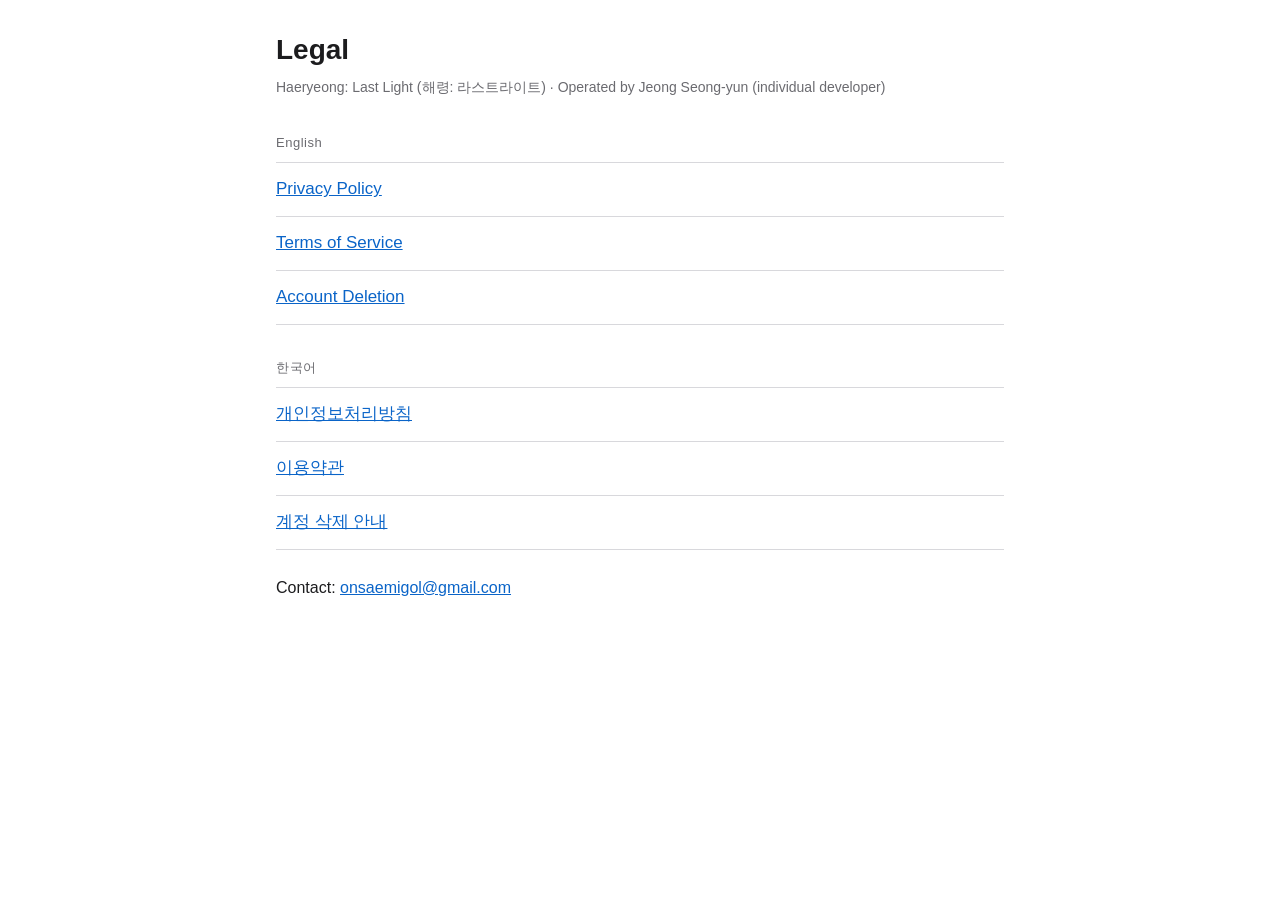
<file: index.html>
<!doctype html>
<html lang="en">
<head>
<meta charset="utf-8">
<meta name="viewport" content="width=device-width, initial-scale=1">
<title>Haeryeong: Last Light — Legal</title>
<link rel="stylesheet" href="style.css">
</head>
<body>
<main>
<h1>Legal</h1>
<p class="meta">Haeryeong: Last Light (해령: 라스트라이트) · Operated by Jeong Seong-yun (individual developer)</p>

<p class="section-label">English</p>
<ul class="links">
  <li><a href="privacy/en.html">Privacy Policy</a></li>
  <li><a href="terms/en.html">Terms of Service</a></li>
  <li><a href="delete/en.html">Account Deletion</a></li>
</ul>

<p class="section-label">한국어</p>
<ul class="links" lang="ko">
  <li><a href="privacy/">개인정보처리방침</a></li>
  <li><a href="terms/">이용약관</a></li>
  <li><a href="delete/">계정 삭제 안내</a></li>
</ul>

<p>Contact: <a href="mailto:onsaemigol@gmail.com">onsaemigol@gmail.com</a></p>
</main>
</body>
</html>
</file>
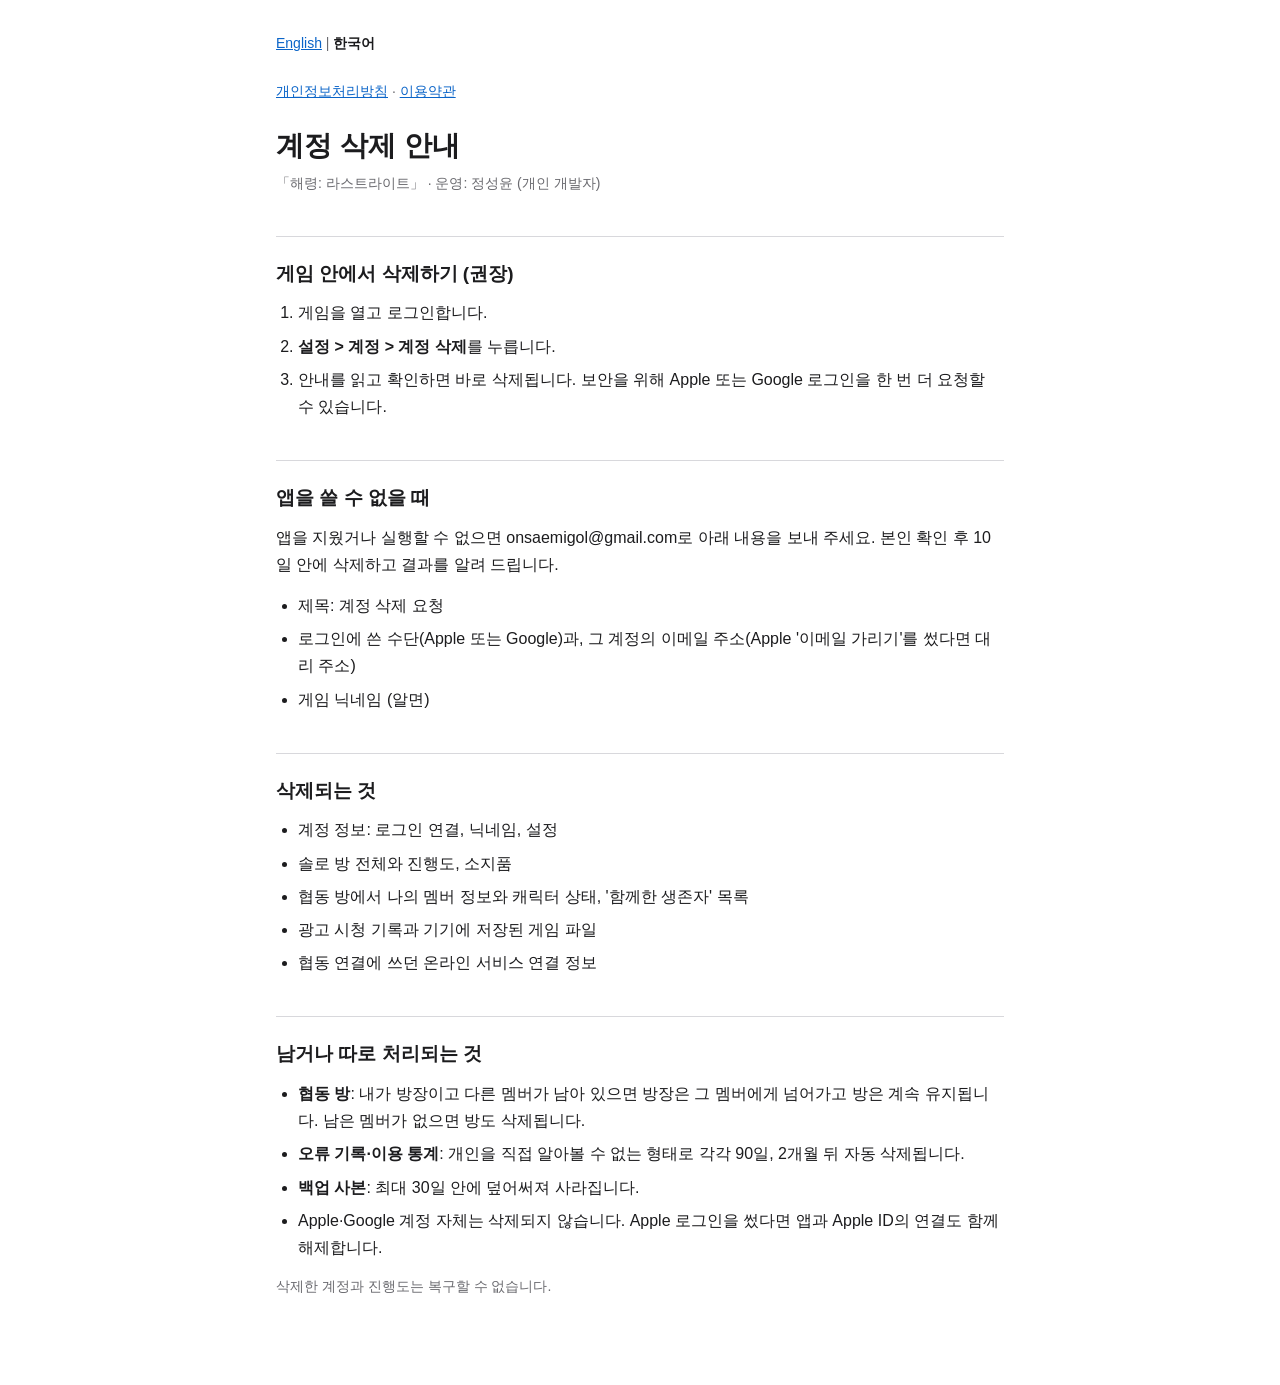
<file: delete/index.html>
<!doctype html>
<html lang="ko">
<head>
<meta charset="utf-8">
<meta name="viewport" content="width=device-width, initial-scale=1">
<title>계정 삭제 안내</title>
<link rel="stylesheet" href="../style.css">
</head>
<body>
<main>
<p class="lang"><a href="en.html" lang="en">English</a> | <strong>한국어</strong></p>
<p class="nav"><a href="../privacy/">개인정보처리방침</a> · <a href="../terms/">이용약관</a></p>
<h1>계정 삭제 안내</h1>
<p class="meta">「해령: 라스트라이트」 · 운영: 정성윤 (개인 개발자)</p>

<h2>게임 안에서 삭제하기 (권장)</h2>
<ol>
  <li>게임을 열고 로그인합니다.</li>
  <li><strong>설정 &gt; 계정 &gt; 계정 삭제</strong>를 누릅니다.</li>
  <li>안내를 읽고 확인하면 바로 삭제됩니다. 보안을 위해 Apple 또는 Google 로그인을 한 번 더 요청할 수 있습니다.</li>
</ol>

<h2>앱을 쓸 수 없을 때</h2>
<p>앱을 지웠거나 실행할 수 없으면 onsaemigol@gmail.com로 아래 내용을 보내 주세요. 본인 확인 후 10일 안에 삭제하고 결과를 알려 드립니다.</p>
<ul>
  <li>제목: 계정 삭제 요청</li>
  <li>로그인에 쓴 수단(Apple 또는 Google)과, 그 계정의 이메일 주소(Apple '이메일 가리기'를 썼다면 대리 주소)</li>
  <li>게임 닉네임 (알면)</li>
</ul>

<h2>삭제되는 것</h2>
<ul>
  <li>계정 정보: 로그인 연결, 닉네임, 설정</li>
  <li>솔로 방 전체와 진행도, 소지품</li>
  <li>협동 방에서 나의 멤버 정보와 캐릭터 상태, '함께한 생존자' 목록</li>
  <li>광고 시청 기록과 기기에 저장된 게임 파일</li>
  <li>협동 연결에 쓰던 온라인 서비스 연결 정보</li>
</ul>

<h2>남거나 따로 처리되는 것</h2>
<ul>
  <li><strong>협동 방</strong>: 내가 방장이고 다른 멤버가 남아 있으면 방장은 그 멤버에게 넘어가고 방은 계속 유지됩니다. 남은 멤버가 없으면 방도 삭제됩니다.</li>
  <li><strong>오류 기록·이용 통계</strong>: 개인을 직접 알아볼 수 없는 형태로 각각 90일, 2개월 뒤 자동 삭제됩니다.</li>
  <li><strong>백업 사본</strong>: 최대 30일 안에 덮어써져 사라집니다.</li>
  <li>Apple·Google 계정 자체는 삭제되지 않습니다. Apple 로그인을 썼다면 앱과 Apple ID의 연결도 함께 해제합니다.</li>
</ul>

<p class="note">삭제한 계정과 진행도는 복구할 수 없습니다.</p>
</main>
</body>
</html>
</file>
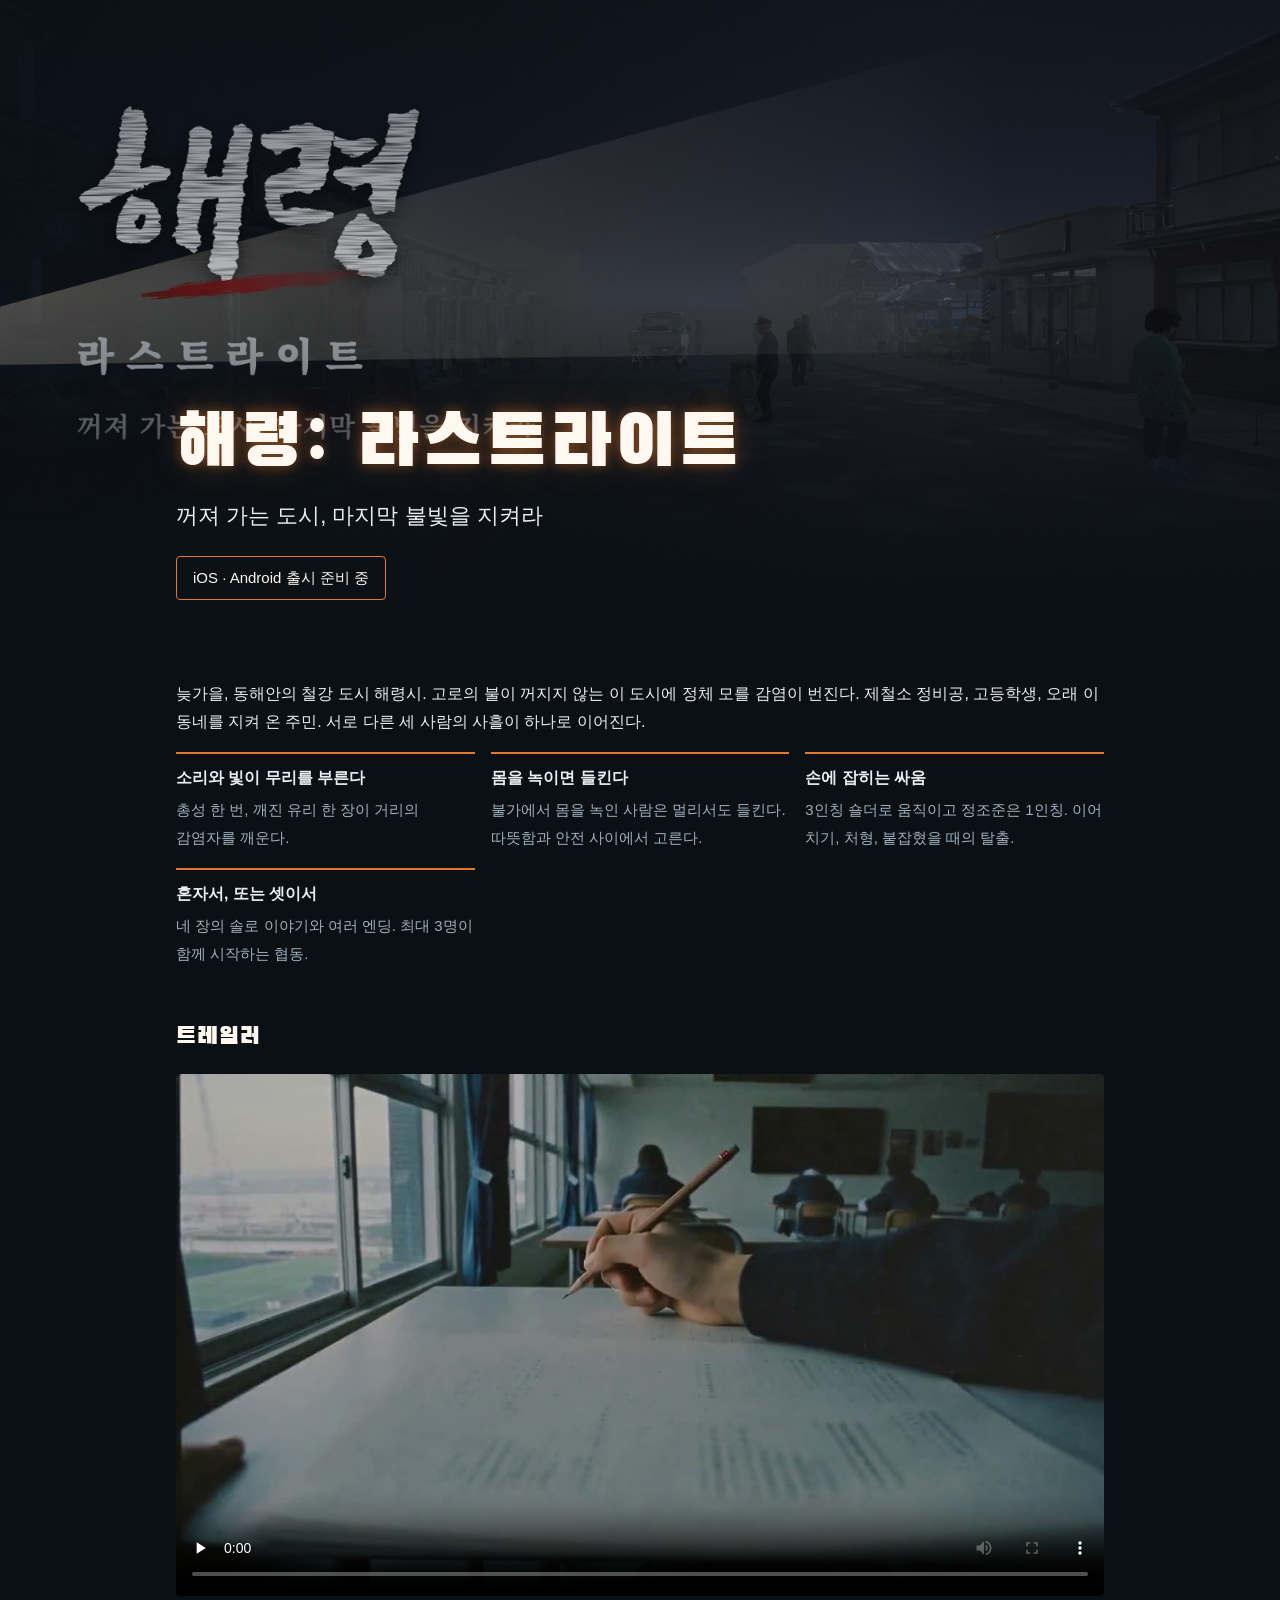
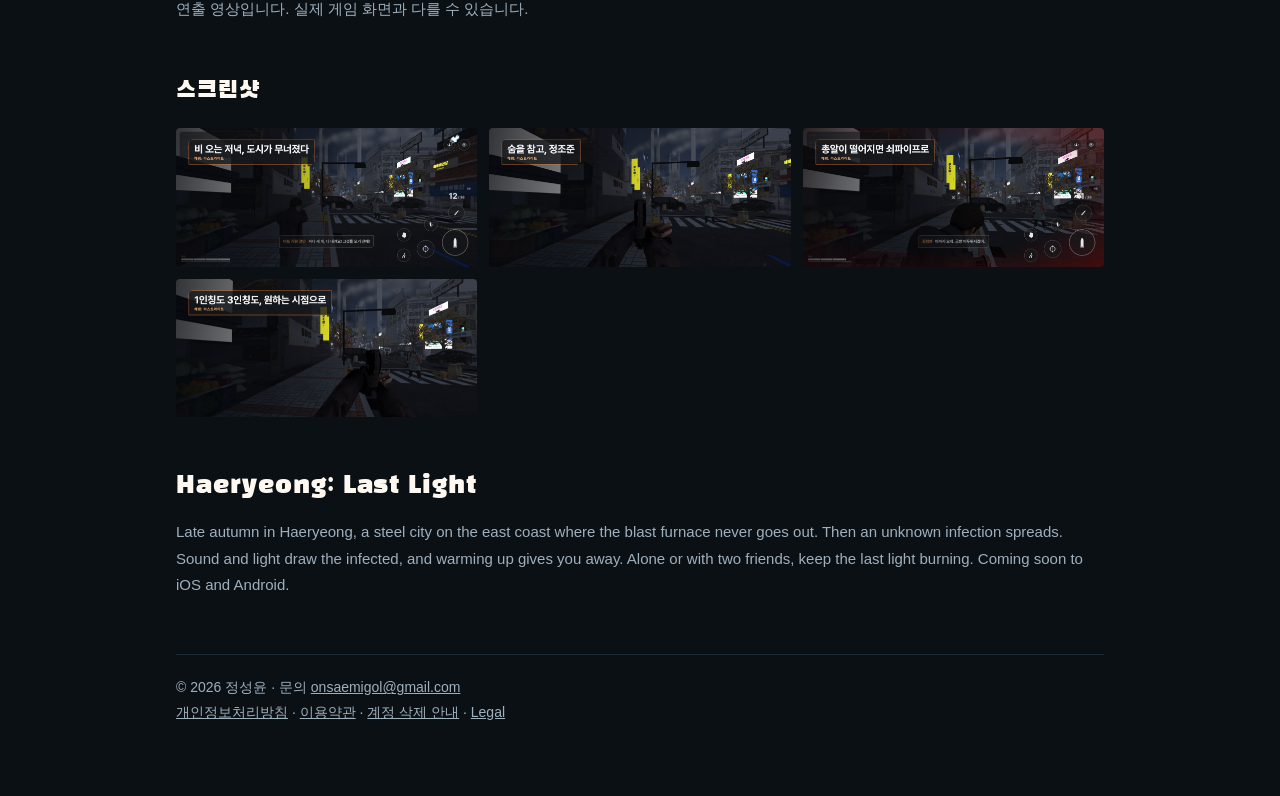
<file: game/index.html>
<!doctype html>
<html lang="ko">
<head>
<meta charset="utf-8">
<meta name="viewport" content="width=device-width,initial-scale=1">
<title>해령: 라스트라이트</title>
<meta name="description" content="꺼져 가는 도시, 마지막 불빛을 지켜라. 동해안 철강 도시의 사흘을 버티는 생존 액션.">
<meta property="og:title" content="해령: 라스트라이트">
<meta property="og:description" content="꺼져 가는 도시, 마지막 불빛을 지켜라.">
<meta property="og:image" content="img/hero.jpg">
<link rel="icon" href="img/icon.png">
<style>
@font-face { font-family: "Title"; src: url("BlackHanSans-Regular.ttf") format("truetype"); font-display: swap; }
:root { --bg:#0b1015; --ink:#E9EDF0; --sub:#9fb0bd; --ember:#E2792C; --line:#1e2a33; }
* { box-sizing: border-box; }
body { margin:0; word-break:keep-all; background:var(--bg); color:var(--ink);
       font:16px/1.75 -apple-system, BlinkMacSystemFont, "Apple SD Gothic Neo", "Noto Sans KR", sans-serif; }
.hero { position:relative; min-height:72vh; display:flex; align-items:flex-end;
        background:linear-gradient(to top, var(--bg) 4%, rgba(11,16,21,.25) 55%, rgba(11,16,21,.55)), url("img/hero.jpg") center/cover; }
.hero-in { max-width:960px; margin:0 auto; width:100%; padding:0 16px 48px; }
h1 { font-family:"Title", sans-serif; font-weight:400; font-size:clamp(40px, 8vw, 72px); line-height:1.1; margin:0;
     color:#FFF8F1; letter-spacing:.06em; text-shadow:0 0 12px rgba(226,121,44,.45), 0 0 32px rgba(226,121,44,.25); }
.tag { font-size:clamp(17px, 2.4vw, 22px); color:var(--ink); margin:12px 0 0; }
.soon { display:inline-block; margin-top:20px; padding:8px 16px; border:1px solid var(--ember); color:#FFF8F1; border-radius:4px; font-size:15px; }
main { max-width:960px; margin:0 auto; padding:32px 16px 72px; }
h2 { font-family:"Title", sans-serif; font-weight:400; font-size:24px; letter-spacing:.04em; margin:48px 0 12px; color:#FFF8F1; }
p { margin:0 0 14px; color:var(--ink); }
.feat { display:grid; grid-template-columns:repeat(auto-fit, minmax(240px, 1fr)); gap:16px; margin:16px 0 0; }
.feat div { border-top:2px solid var(--ember); padding-top:10px; }
.feat b { display:block; margin-bottom:4px; }
.feat span { color:var(--sub); font-size:15px; }
.shots { display:grid; grid-template-columns:repeat(auto-fit, minmax(280px, 1fr)); gap:12px; margin-top:16px; }
.trailer { width:100%; display:block; border-radius:4px; background:#000; margin-top:16px; }
.shots img { width:100%; display:block; border-radius:4px; }
footer { border-top:1px solid var(--line); margin-top:56px; padding-top:20px; font-size:14px; color:var(--sub); }
footer a { color:var(--sub); }
.en { color:var(--sub); font-size:15px; }
</style>
</head>
<body>
<header class="hero"><div class="hero-in">
  <h1>해령: 라스트라이트</h1>
  <p class="tag">꺼져 가는 도시, 마지막 불빛을 지켜라</p>
  <span class="soon">iOS · Android 출시 준비 중</span>
</div></header>
<main>
  <p>늦가을, 동해안의 철강 도시 해령시. 고로의 불이 꺼지지 않는 이 도시에 정체 모를 감염이 번진다. 제철소 정비공, 고등학생, 오래 이 동네를 지켜 온 주민. 서로 다른 세 사람의 사흘이 하나로 이어진다.</p>

  <div class="feat">
    <div><b>소리와 빛이 무리를 부른다</b><span>총성 한 번, 깨진 유리 한 장이 거리의 감염자를 깨운다.</span></div>
    <div><b>몸을 녹이면 들킨다</b><span>불가에서 몸을 녹인 사람은 멀리서도 들킨다. 따뜻함과 안전 사이에서 고른다.</span></div>
    <div><b>손에 잡히는 싸움</b><span>3인칭 숄더로 움직이고 정조준은 1인칭. 이어 치기, 처형, 붙잡혔을 때의 탈출.</span></div>
    <div><b>혼자서, 또는 셋이서</b><span>네 장의 솔로 이야기와 여러 엔딩. 최대 3명이 함께 시작하는 협동.</span></div>
  </div>

  <h2>트레일러</h2>
  <video class="trailer" src="trailer.mp4" poster="img/poster.jpg" controls playsinline preload="none"></video>
  <p class="en">연출 영상입니다. 실제 게임 화면과 다를 수 있습니다.</p>

  <h2>스크린샷</h2>
  <div class="shots">
    <img src="img/s01.jpg" alt="게임 화면 1" loading="lazy">
    <img src="img/s02.jpg" alt="게임 화면 2" loading="lazy">
    <img src="img/s03.jpg" alt="게임 화면 3" loading="lazy">
    <img src="img/s04.jpg" alt="게임 화면 4" loading="lazy">
  </div>

  <h2>Haeryeong: Last Light</h2>
  <p class="en">Late autumn in Haeryeong, a steel city on the east coast where the blast furnace never goes out. Then an unknown infection spreads. Sound and light draw the infected, and warming up gives you away. Alone or with two friends, keep the last light burning. Coming soon to iOS and Android.</p>

  <footer>
    © 2026 정성윤 · 문의 <a href="mailto:onsaemigol@gmail.com">onsaemigol@gmail.com</a><br>
    <a href="../privacy/">개인정보처리방침</a> · <a href="../terms/">이용약관</a> · <a href="../delete/">계정 삭제 안내</a> · <a href="../">Legal</a>
  </footer>
</main>
</body>
</html>
</file>
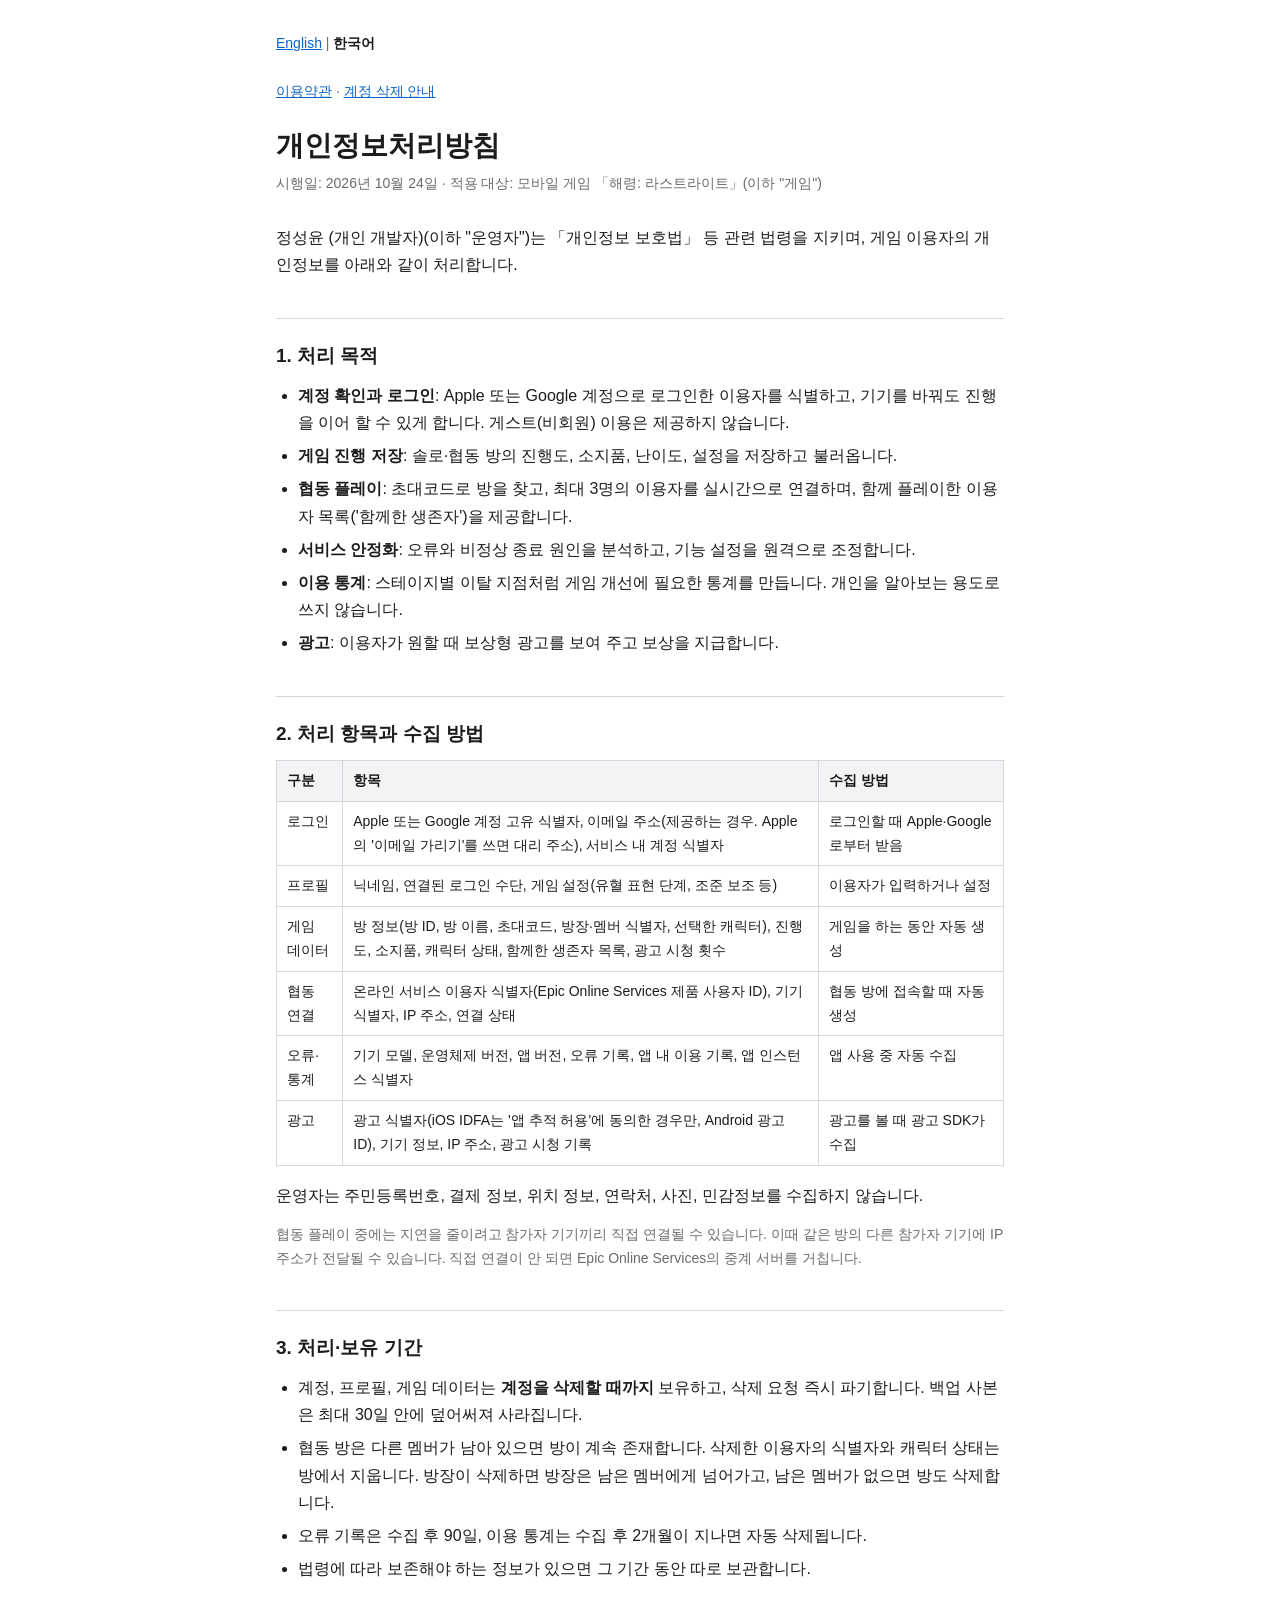
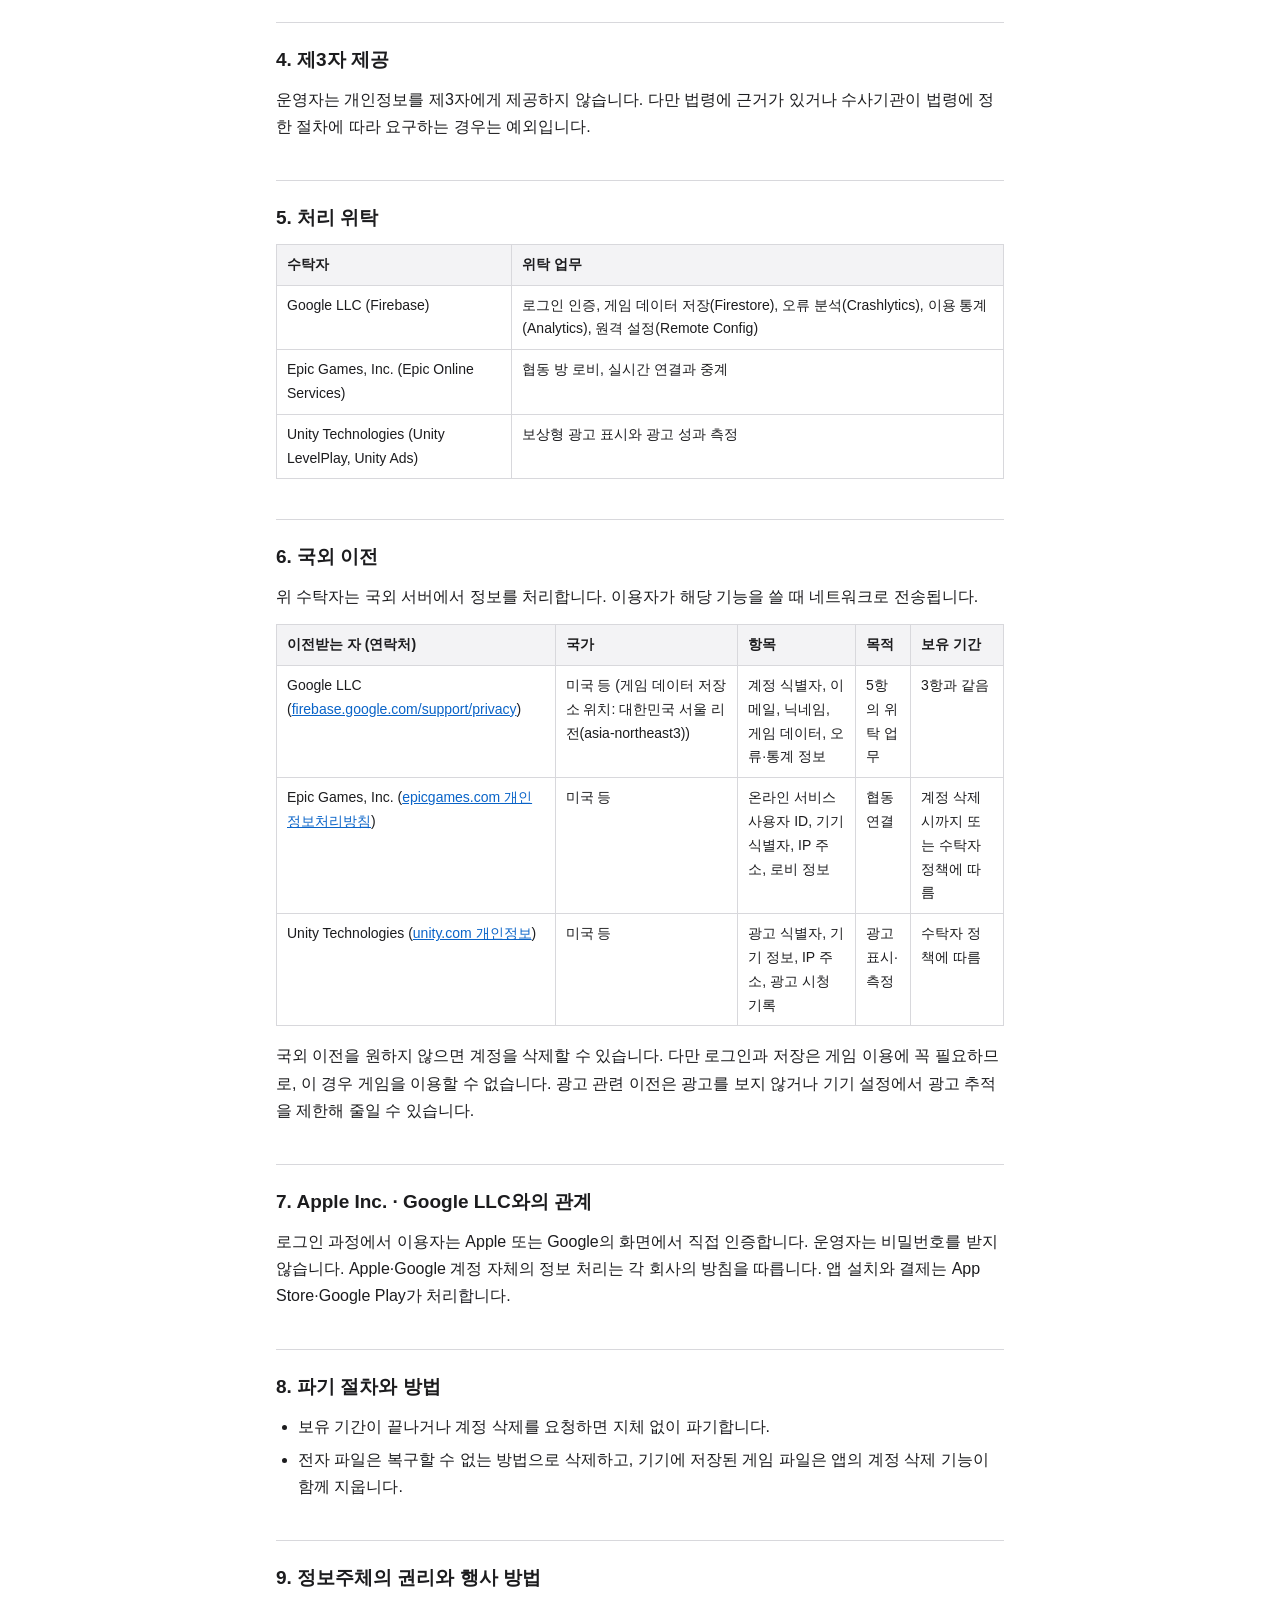
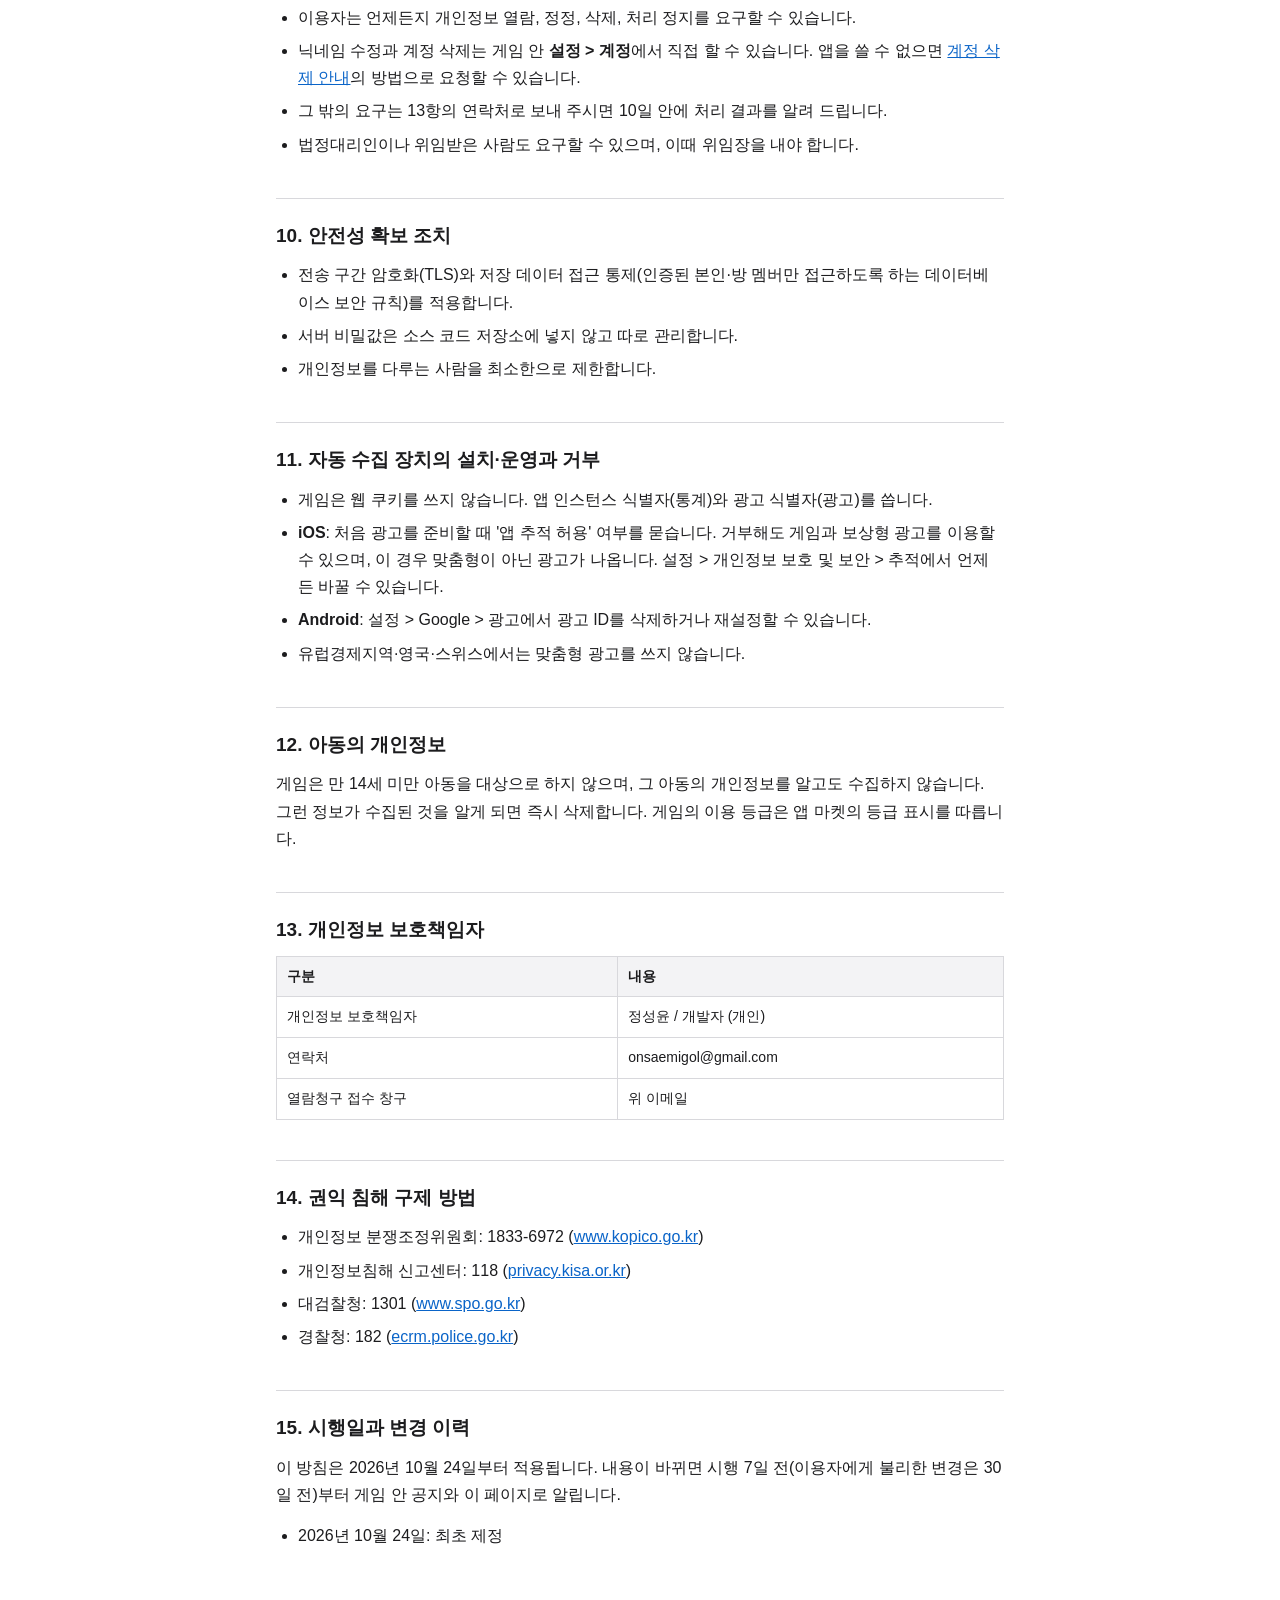
<file: privacy/index.html>
<!doctype html>
<html lang="ko">
<head>
<meta charset="utf-8">
<meta name="viewport" content="width=device-width, initial-scale=1">
<title>개인정보처리방침</title>
<link rel="stylesheet" href="../style.css">
</head>
<body>
<main>
<p class="lang"><a href="en.html" lang="en">English</a> | <strong>한국어</strong></p>
<p class="nav"><a href="../terms/">이용약관</a> · <a href="../delete/">계정 삭제 안내</a></p>
<h1>개인정보처리방침</h1>
<p class="meta">시행일: 2026년 10월 24일 · 적용 대상: 모바일 게임 「해령: 라스트라이트」(이하 "게임")</p>

<p>정성윤 (개인 개발자)(이하 "운영자")는 「개인정보 보호법」 등 관련 법령을 지키며, 게임 이용자의 개인정보를 아래와 같이 처리합니다.</p>

<h2>1. 처리 목적</h2>
<ul>
  <li><strong>계정 확인과 로그인</strong>: Apple 또는 Google 계정으로 로그인한 이용자를 식별하고, 기기를 바꿔도 진행을 이어 할 수 있게 합니다. 게스트(비회원) 이용은 제공하지 않습니다.</li>
  <li><strong>게임 진행 저장</strong>: 솔로·협동 방의 진행도, 소지품, 난이도, 설정을 저장하고 불러옵니다.</li>
  <li><strong>협동 플레이</strong>: 초대코드로 방을 찾고, 최대 3명의 이용자를 실시간으로 연결하며, 함께 플레이한 이용자 목록('함께한 생존자')을 제공합니다.</li>
  <li><strong>서비스 안정화</strong>: 오류와 비정상 종료 원인을 분석하고, 기능 설정을 원격으로 조정합니다.</li>
  <li><strong>이용 통계</strong>: 스테이지별 이탈 지점처럼 게임 개선에 필요한 통계를 만듭니다. 개인을 알아보는 용도로 쓰지 않습니다.</li>
  <li><strong>광고</strong>: 이용자가 원할 때 보상형 광고를 보여 주고 보상을 지급합니다.</li>
</ul>

<h2>2. 처리 항목과 수집 방법</h2>
<div class="table-wrap"><table>
<tr><th>구분</th><th>항목</th><th>수집 방법</th></tr>
<tr><td>로그인</td><td>Apple 또는 Google 계정 고유 식별자, 이메일 주소(제공하는 경우. Apple의 '이메일 가리기'를 쓰면 대리 주소), 서비스 내 계정 식별자</td><td>로그인할 때 Apple·Google로부터 받음</td></tr>
<tr><td>프로필</td><td>닉네임, 연결된 로그인 수단, 게임 설정(유혈 표현 단계, 조준 보조 등)</td><td>이용자가 입력하거나 설정</td></tr>
<tr><td>게임 데이터</td><td>방 정보(방 ID, 방 이름, 초대코드, 방장·멤버 식별자, 선택한 캐릭터), 진행도, 소지품, 캐릭터 상태, 함께한 생존자 목록, 광고 시청 횟수</td><td>게임을 하는 동안 자동 생성</td></tr>
<tr><td>협동 연결</td><td>온라인 서비스 이용자 식별자(Epic Online Services 제품 사용자 ID), 기기 식별자, IP 주소, 연결 상태</td><td>협동 방에 접속할 때 자동 생성</td></tr>
<tr><td>오류·통계</td><td>기기 모델, 운영체제 버전, 앱 버전, 오류 기록, 앱 내 이용 기록, 앱 인스턴스 식별자</td><td>앱 사용 중 자동 수집</td></tr>
<tr><td>광고</td><td>광고 식별자(iOS IDFA는 '앱 추적 허용'에 동의한 경우만, Android 광고 ID), 기기 정보, IP 주소, 광고 시청 기록</td><td>광고를 볼 때 광고 SDK가 수집</td></tr>
</table></div>
<p>운영자는 주민등록번호, 결제 정보, 위치 정보, 연락처, 사진, 민감정보를 수집하지 않습니다.</p>
<p class="note">협동 플레이 중에는 지연을 줄이려고 참가자 기기끼리 직접 연결될 수 있습니다. 이때 같은 방의 다른 참가자 기기에 IP 주소가 전달될 수 있습니다. 직접 연결이 안 되면 Epic Online Services의 중계 서버를 거칩니다.</p>

<h2>3. 처리·보유 기간</h2>
<ul>
  <li>계정, 프로필, 게임 데이터는 <strong>계정을 삭제할 때까지</strong> 보유하고, 삭제 요청 즉시 파기합니다. 백업 사본은 최대 30일 안에 덮어써져 사라집니다.</li>
  <li>협동 방은 다른 멤버가 남아 있으면 방이 계속 존재합니다. 삭제한 이용자의 식별자와 캐릭터 상태는 방에서 지웁니다. 방장이 삭제하면 방장은 남은 멤버에게 넘어가고, 남은 멤버가 없으면 방도 삭제합니다.</li>
  <li>오류 기록은 수집 후 90일, 이용 통계는 수집 후 2개월이 지나면 자동 삭제됩니다.</li>
  <li>법령에 따라 보존해야 하는 정보가 있으면 그 기간 동안 따로 보관합니다.</li>
</ul>

<h2>4. 제3자 제공</h2>
<p>운영자는 개인정보를 제3자에게 제공하지 않습니다. 다만 법령에 근거가 있거나 수사기관이 법령에 정한 절차에 따라 요구하는 경우는 예외입니다.</p>

<h2>5. 처리 위탁</h2>
<div class="table-wrap"><table>
<tr><th>수탁자</th><th>위탁 업무</th></tr>
<tr><td>Google LLC (Firebase)</td><td>로그인 인증, 게임 데이터 저장(Firestore), 오류 분석(Crashlytics), 이용 통계(Analytics), 원격 설정(Remote Config)</td></tr>
<tr><td>Epic Games, Inc. (Epic Online Services)</td><td>협동 방 로비, 실시간 연결과 중계</td></tr>
<tr><td>Unity Technologies (Unity LevelPlay, Unity Ads)</td><td>보상형 광고 표시와 광고 성과 측정</td></tr>
</table></div>

<h2>6. 국외 이전</h2>
<p>위 수탁자는 국외 서버에서 정보를 처리합니다. 이용자가 해당 기능을 쓸 때 네트워크로 전송됩니다.</p>
<div class="table-wrap"><table>
<tr><th>이전받는 자 (연락처)</th><th>국가</th><th>항목</th><th>목적</th><th>보유 기간</th></tr>
<tr><td>Google LLC (<a href="https://firebase.google.com/support/privacy">firebase.google.com/support/privacy</a>)</td><td>미국 등 (게임 데이터 저장소 위치: 대한민국 서울 리전(asia-northeast3))</td><td>계정 식별자, 이메일, 닉네임, 게임 데이터, 오류·통계 정보</td><td>5항의 위탁 업무</td><td>3항과 같음</td></tr>
<tr><td>Epic Games, Inc. (<a href="https://www.epicgames.com/site/privacypolicy">epicgames.com 개인정보처리방침</a>)</td><td>미국 등</td><td>온라인 서비스 사용자 ID, 기기 식별자, IP 주소, 로비 정보</td><td>협동 연결</td><td>계정 삭제 시까지 또는 수탁자 정책에 따름</td></tr>
<tr><td>Unity Technologies (<a href="https://unity.com/legal/game-player-and-app-user-privacy-policy">unity.com 개인정보</a>)</td><td>미국 등</td><td>광고 식별자, 기기 정보, IP 주소, 광고 시청 기록</td><td>광고 표시·측정</td><td>수탁자 정책에 따름</td></tr>
</table></div>
<p>국외 이전을 원하지 않으면 계정을 삭제할 수 있습니다. 다만 로그인과 저장은 게임 이용에 꼭 필요하므로, 이 경우 게임을 이용할 수 없습니다. 광고 관련 이전은 광고를 보지 않거나 기기 설정에서 광고 추적을 제한해 줄일 수 있습니다.</p>

<h2>7. Apple Inc. · Google LLC와의 관계</h2>
<p>로그인 과정에서 이용자는 Apple 또는 Google의 화면에서 직접 인증합니다. 운영자는 비밀번호를 받지 않습니다. Apple·Google 계정 자체의 정보 처리는 각 회사의 방침을 따릅니다. 앱 설치와 결제는 App Store·Google Play가 처리합니다.</p>

<h2>8. 파기 절차와 방법</h2>
<ul>
  <li>보유 기간이 끝나거나 계정 삭제를 요청하면 지체 없이 파기합니다.</li>
  <li>전자 파일은 복구할 수 없는 방법으로 삭제하고, 기기에 저장된 게임 파일은 앱의 계정 삭제 기능이 함께 지웁니다.</li>
</ul>

<h2>9. 정보주체의 권리와 행사 방법</h2>
<ul>
  <li>이용자는 언제든지 개인정보 열람, 정정, 삭제, 처리 정지를 요구할 수 있습니다.</li>
  <li>닉네임 수정과 계정 삭제는 게임 안 <strong>설정 &gt; 계정</strong>에서 직접 할 수 있습니다. 앱을 쓸 수 없으면 <a href="../delete/">계정 삭제 안내</a>의 방법으로 요청할 수 있습니다.</li>
  <li>그 밖의 요구는 13항의 연락처로 보내 주시면 10일 안에 처리 결과를 알려 드립니다.</li>
  <li>법정대리인이나 위임받은 사람도 요구할 수 있으며, 이때 위임장을 내야 합니다.</li>
</ul>

<h2>10. 안전성 확보 조치</h2>
<ul>
  <li>전송 구간 암호화(TLS)와 저장 데이터 접근 통제(인증된 본인·방 멤버만 접근하도록 하는 데이터베이스 보안 규칙)를 적용합니다.</li>
  <li>서버 비밀값은 소스 코드 저장소에 넣지 않고 따로 관리합니다.</li>
  <li>개인정보를 다루는 사람을 최소한으로 제한합니다.</li>
</ul>

<h2>11. 자동 수집 장치의 설치·운영과 거부</h2>
<ul>
  <li>게임은 웹 쿠키를 쓰지 않습니다. 앱 인스턴스 식별자(통계)와 광고 식별자(광고)를 씁니다.</li>
  <li><strong>iOS</strong>: 처음 광고를 준비할 때 '앱 추적 허용' 여부를 묻습니다. 거부해도 게임과 보상형 광고를 이용할 수 있으며, 이 경우 맞춤형이 아닌 광고가 나옵니다. 설정 &gt; 개인정보 보호 및 보안 &gt; 추적에서 언제든 바꿀 수 있습니다.</li>
  <li><strong>Android</strong>: 설정 &gt; Google &gt; 광고에서 광고 ID를 삭제하거나 재설정할 수 있습니다.</li>
  <li>유럽경제지역·영국·스위스에서는 맞춤형 광고를 쓰지 않습니다.</li>
</ul>

<h2>12. 아동의 개인정보</h2>
<p>게임은 만 14세 미만 아동을 대상으로 하지 않으며, 그 아동의 개인정보를 알고도 수집하지 않습니다. 그런 정보가 수집된 것을 알게 되면 즉시 삭제합니다. 게임의 이용 등급은 앱 마켓의 등급 표시를 따릅니다.</p>

<h2>13. 개인정보 보호책임자</h2>
<div class="table-wrap"><table>
<tr><th>구분</th><th>내용</th></tr>
<tr><td>개인정보 보호책임자</td><td>정성윤 / 개발자 (개인)</td></tr>
<tr><td>연락처</td><td>onsaemigol@gmail.com</td></tr>
<tr><td>열람청구 접수 창구</td><td>위 이메일</td></tr>
</table></div>

<h2>14. 권익 침해 구제 방법</h2>
<ul>
  <li>개인정보 분쟁조정위원회: 1833-6972 (<a href="https://www.kopico.go.kr">www.kopico.go.kr</a>)</li>
  <li>개인정보침해 신고센터: 118 (<a href="https://privacy.kisa.or.kr">privacy.kisa.or.kr</a>)</li>
  <li>대검찰청: 1301 (<a href="https://www.spo.go.kr">www.spo.go.kr</a>)</li>
  <li>경찰청: 182 (<a href="https://ecrm.police.go.kr">ecrm.police.go.kr</a>)</li>
</ul>

<h2>15. 시행일과 변경 이력</h2>
<p>이 방침은 2026년 10월 24일부터 적용됩니다. 내용이 바뀌면 시행 7일 전(이용자에게 불리한 변경은 30일 전)부터 게임 안 공지와 이 페이지로 알립니다.</p>
<ul>
  <li>2026년 10월 24일: 최초 제정</li>
</ul>
</main>
</body>
</html>
</file>
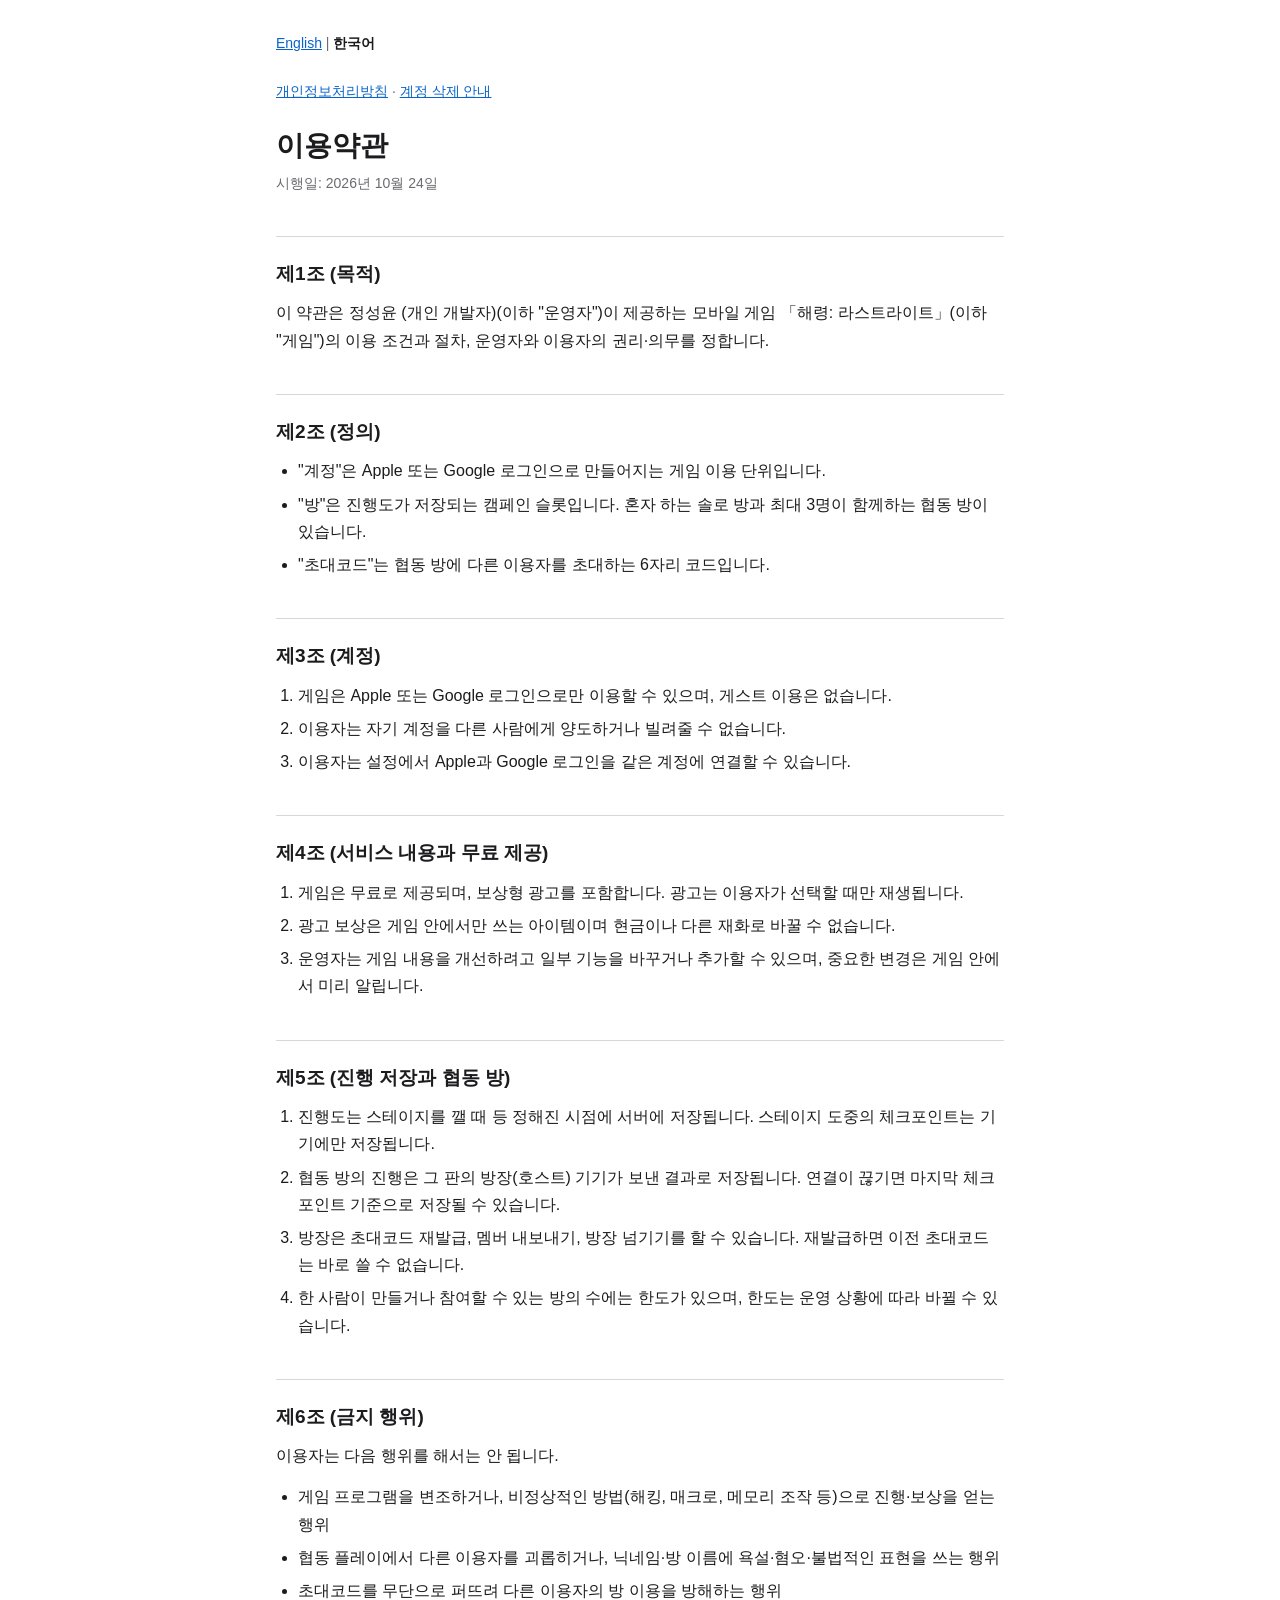
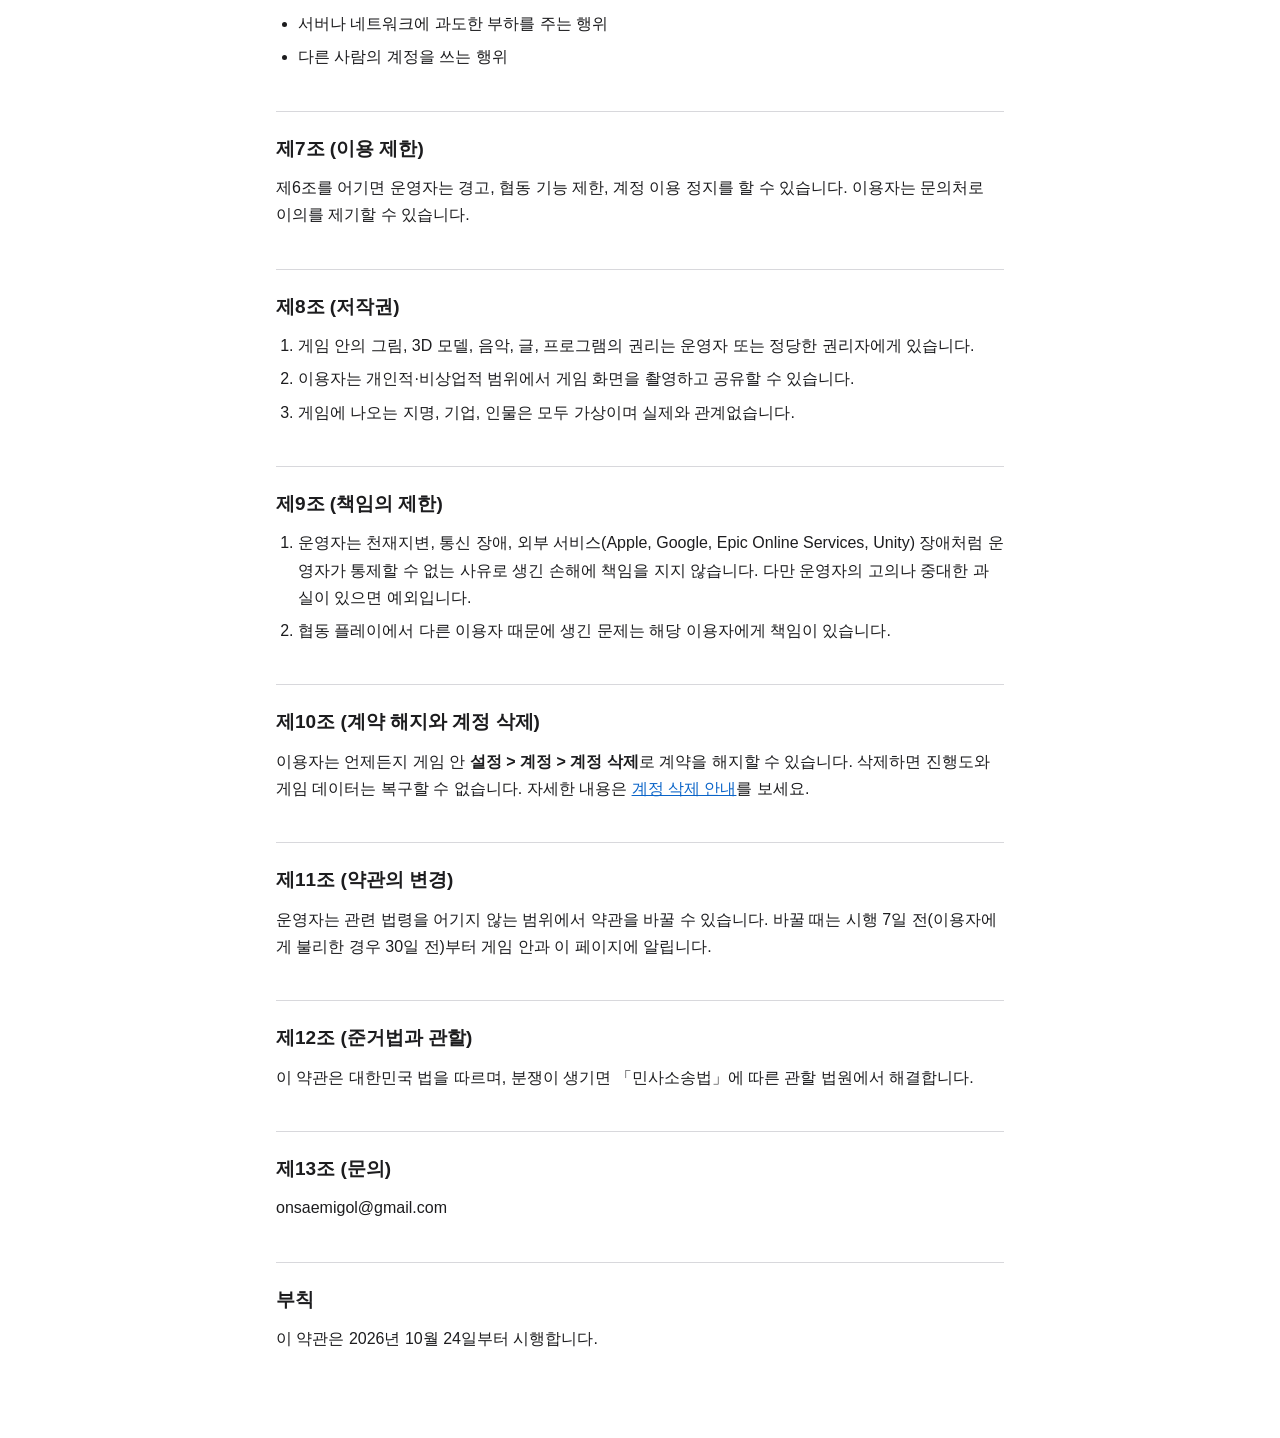
<file: terms/index.html>
<!doctype html>
<html lang="ko">
<head>
<meta charset="utf-8">
<meta name="viewport" content="width=device-width, initial-scale=1">
<title>이용약관</title>
<link rel="stylesheet" href="../style.css">
</head>
<body>
<main>
<p class="lang"><a href="en.html" lang="en">English</a> | <strong>한국어</strong></p>
<p class="nav"><a href="../privacy/">개인정보처리방침</a> · <a href="../delete/">계정 삭제 안내</a></p>
<h1>이용약관</h1>
<p class="meta">시행일: 2026년 10월 24일</p>

<h2>제1조 (목적)</h2>
<p>이 약관은 정성윤 (개인 개발자)(이하 "운영자")이 제공하는 모바일 게임 「해령: 라스트라이트」(이하 "게임")의 이용 조건과 절차, 운영자와 이용자의 권리·의무를 정합니다.</p>

<h2>제2조 (정의)</h2>
<ul>
  <li>"계정"은 Apple 또는 Google 로그인으로 만들어지는 게임 이용 단위입니다.</li>
  <li>"방"은 진행도가 저장되는 캠페인 슬롯입니다. 혼자 하는 솔로 방과 최대 3명이 함께하는 협동 방이 있습니다.</li>
  <li>"초대코드"는 협동 방에 다른 이용자를 초대하는 6자리 코드입니다.</li>
</ul>

<h2>제3조 (계정)</h2>
<ol>
  <li>게임은 Apple 또는 Google 로그인으로만 이용할 수 있으며, 게스트 이용은 없습니다.</li>
  <li>이용자는 자기 계정을 다른 사람에게 양도하거나 빌려줄 수 없습니다.</li>
  <li>이용자는 설정에서 Apple과 Google 로그인을 같은 계정에 연결할 수 있습니다.</li>
</ol>

<h2>제4조 (서비스 내용과 무료 제공)</h2>
<ol>
  <li>게임은 무료로 제공되며, 보상형 광고를 포함합니다. 광고는 이용자가 선택할 때만 재생됩니다.</li>
  <li>광고 보상은 게임 안에서만 쓰는 아이템이며 현금이나 다른 재화로 바꿀 수 없습니다.</li>
  <li>운영자는 게임 내용을 개선하려고 일부 기능을 바꾸거나 추가할 수 있으며, 중요한 변경은 게임 안에서 미리 알립니다.</li>
</ol>

<h2>제5조 (진행 저장과 협동 방)</h2>
<ol>
  <li>진행도는 스테이지를 깰 때 등 정해진 시점에 서버에 저장됩니다. 스테이지 도중의 체크포인트는 기기에만 저장됩니다.</li>
  <li>협동 방의 진행은 그 판의 방장(호스트) 기기가 보낸 결과로 저장됩니다. 연결이 끊기면 마지막 체크포인트 기준으로 저장될 수 있습니다.</li>
  <li>방장은 초대코드 재발급, 멤버 내보내기, 방장 넘기기를 할 수 있습니다. 재발급하면 이전 초대코드는 바로 쓸 수 없습니다.</li>
  <li>한 사람이 만들거나 참여할 수 있는 방의 수에는 한도가 있으며, 한도는 운영 상황에 따라 바뀔 수 있습니다.</li>
</ol>

<h2>제6조 (금지 행위)</h2>
<p>이용자는 다음 행위를 해서는 안 됩니다.</p>
<ul>
  <li>게임 프로그램을 변조하거나, 비정상적인 방법(해킹, 매크로, 메모리 조작 등)으로 진행·보상을 얻는 행위</li>
  <li>협동 플레이에서 다른 이용자를 괴롭히거나, 닉네임·방 이름에 욕설·혐오·불법적인 표현을 쓰는 행위</li>
  <li>초대코드를 무단으로 퍼뜨려 다른 이용자의 방 이용을 방해하는 행위</li>
  <li>서버나 네트워크에 과도한 부하를 주는 행위</li>
  <li>다른 사람의 계정을 쓰는 행위</li>
</ul>

<h2>제7조 (이용 제한)</h2>
<p>제6조를 어기면 운영자는 경고, 협동 기능 제한, 계정 이용 정지를 할 수 있습니다. 이용자는 문의처로 이의를 제기할 수 있습니다.</p>

<h2>제8조 (저작권)</h2>
<ol>
  <li>게임 안의 그림, 3D 모델, 음악, 글, 프로그램의 권리는 운영자 또는 정당한 권리자에게 있습니다.</li>
  <li>이용자는 개인적·비상업적 범위에서 게임 화면을 촬영하고 공유할 수 있습니다.</li>
  <li>게임에 나오는 지명, 기업, 인물은 모두 가상이며 실제와 관계없습니다.</li>
</ol>

<h2>제9조 (책임의 제한)</h2>
<ol>
  <li>운영자는 천재지변, 통신 장애, 외부 서비스(Apple, Google, Epic Online Services, Unity) 장애처럼 운영자가 통제할 수 없는 사유로 생긴 손해에 책임을 지지 않습니다. 다만 운영자의 고의나 중대한 과실이 있으면 예외입니다.</li>
  <li>협동 플레이에서 다른 이용자 때문에 생긴 문제는 해당 이용자에게 책임이 있습니다.</li>
</ol>

<h2>제10조 (계약 해지와 계정 삭제)</h2>
<p>이용자는 언제든지 게임 안 <strong>설정 &gt; 계정 &gt; 계정 삭제</strong>로 계약을 해지할 수 있습니다. 삭제하면 진행도와 게임 데이터는 복구할 수 없습니다. 자세한 내용은 <a href="../delete/">계정 삭제 안내</a>를 보세요.</p>

<h2>제11조 (약관의 변경)</h2>
<p>운영자는 관련 법령을 어기지 않는 범위에서 약관을 바꿀 수 있습니다. 바꿀 때는 시행 7일 전(이용자에게 불리한 경우 30일 전)부터 게임 안과 이 페이지에 알립니다.</p>

<h2>제12조 (준거법과 관할)</h2>
<p>이 약관은 대한민국 법을 따르며, 분쟁이 생기면 「민사소송법」에 따른 관할 법원에서 해결합니다.</p>

<h2>제13조 (문의)</h2>
<p>onsaemigol@gmail.com</p>

<h2>부칙</h2>
<p>이 약관은 2026년 10월 24일부터 시행합니다.</p>
</main>
</body>
</html>
</file>
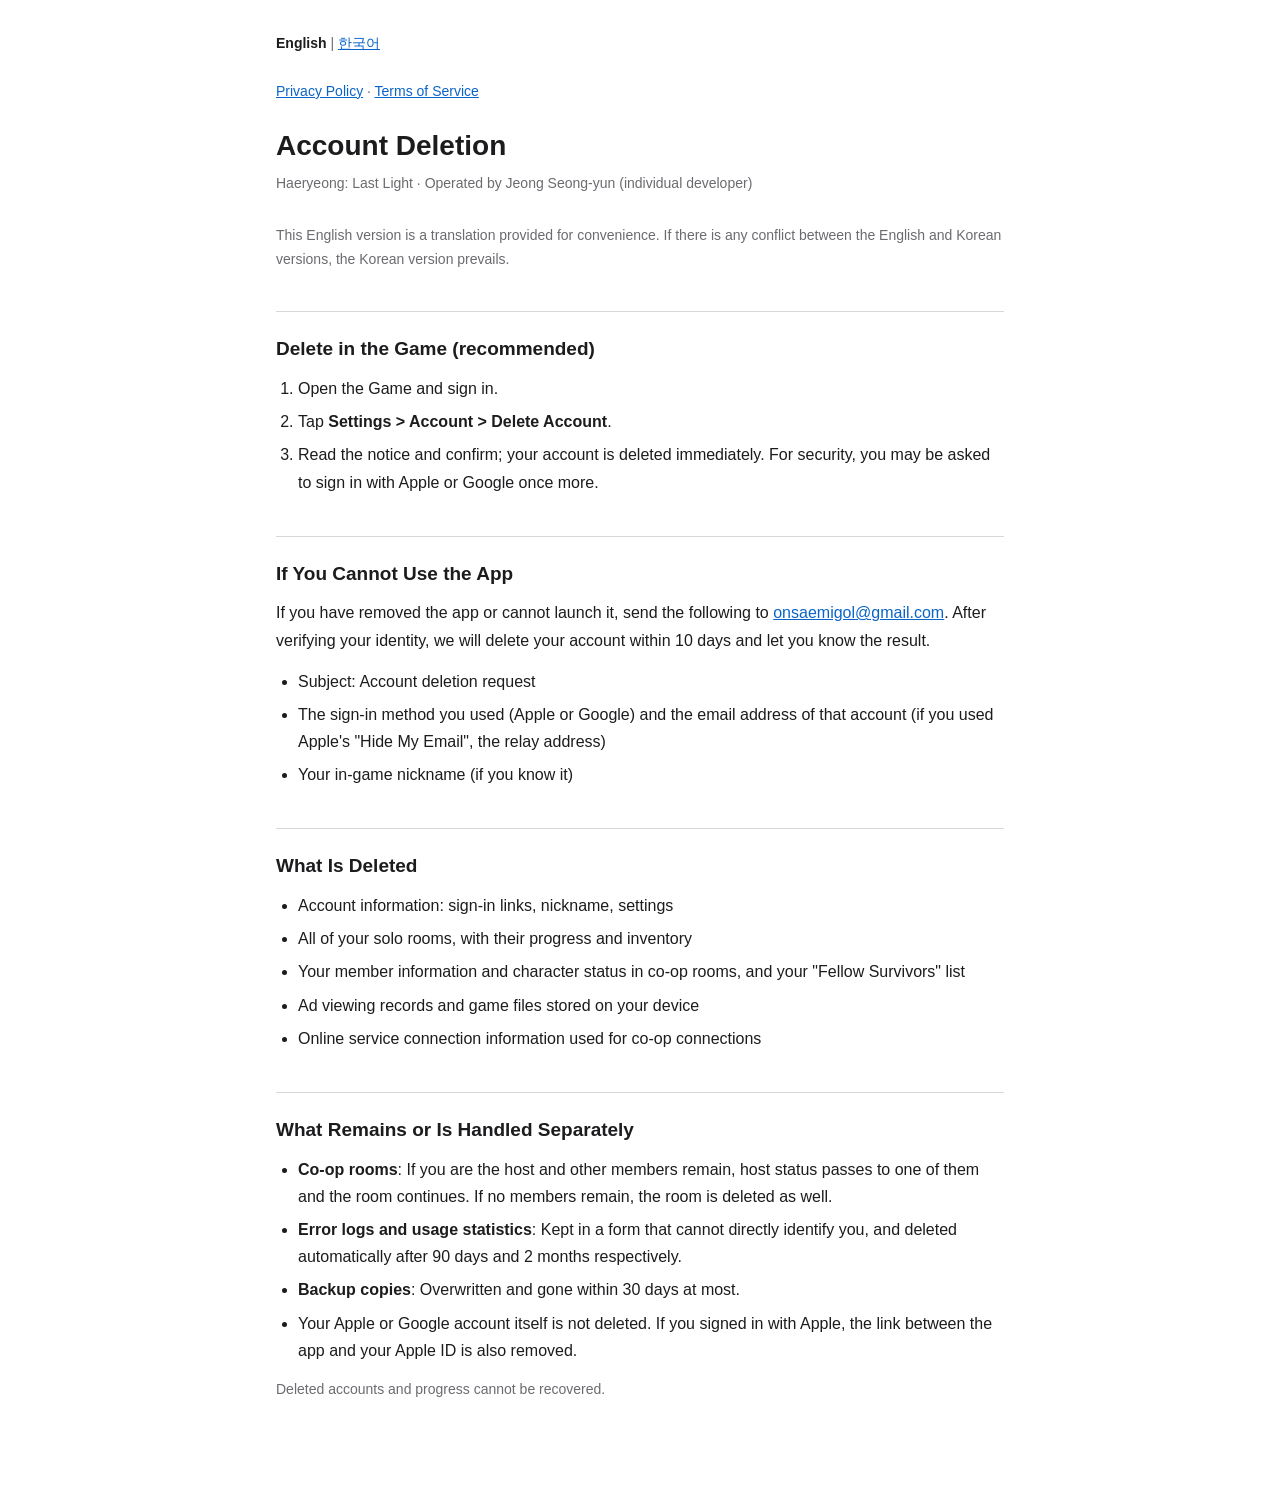
<file: delete/en.html>
<!doctype html>
<html lang="en">
<head>
<meta charset="utf-8">
<meta name="viewport" content="width=device-width, initial-scale=1">
<title>Account Deletion — Haeryeong: Last Light</title>
<link rel="stylesheet" href="../style.css">
</head>
<body>
<main>
<p class="lang"><strong>English</strong> | <a href="./" lang="ko">한국어</a></p>
<p class="nav"><a href="../privacy/en.html">Privacy Policy</a> · <a href="../terms/en.html">Terms of Service</a></p>
<h1>Account Deletion</h1>
<p class="meta">Haeryeong: Last Light · Operated by Jeong Seong-yun (individual developer)</p>

<p class="note">This English version is a translation provided for convenience. If there is any conflict between the English and Korean versions, the Korean version prevails.</p>

<h2>Delete in the Game (recommended)</h2>
<ol>
  <li>Open the Game and sign in.</li>
  <li>Tap <strong>Settings &gt; Account &gt; Delete Account</strong>.</li>
  <li>Read the notice and confirm; your account is deleted immediately. For security, you may be asked to sign in with Apple or Google once more.</li>
</ol>

<h2>If You Cannot Use the App</h2>
<p>If you have removed the app or cannot launch it, send the following to <a href="mailto:onsaemigol@gmail.com?subject=Account%20deletion%20request">onsaemigol@gmail.com</a>. After verifying your identity, we will delete your account within 10 days and let you know the result.</p>
<ul>
  <li>Subject: Account deletion request</li>
  <li>The sign-in method you used (Apple or Google) and the email address of that account (if you used Apple's "Hide My Email", the relay address)</li>
  <li>Your in-game nickname (if you know it)</li>
</ul>

<h2>What Is Deleted</h2>
<ul>
  <li>Account information: sign-in links, nickname, settings</li>
  <li>All of your solo rooms, with their progress and inventory</li>
  <li>Your member information and character status in co-op rooms, and your "Fellow Survivors" list</li>
  <li>Ad viewing records and game files stored on your device</li>
  <li>Online service connection information used for co-op connections</li>
</ul>

<h2>What Remains or Is Handled Separately</h2>
<ul>
  <li><strong>Co-op rooms</strong>: If you are the host and other members remain, host status passes to one of them and the room continues. If no members remain, the room is deleted as well.</li>
  <li><strong>Error logs and usage statistics</strong>: Kept in a form that cannot directly identify you, and deleted automatically after 90 days and 2 months respectively.</li>
  <li><strong>Backup copies</strong>: Overwritten and gone within 30 days at most.</li>
  <li>Your Apple or Google account itself is not deleted. If you signed in with Apple, the link between the app and your Apple ID is also removed.</li>
</ul>

<p class="note">Deleted accounts and progress cannot be recovered.</p>
</main>
</body>
</html>
</file>
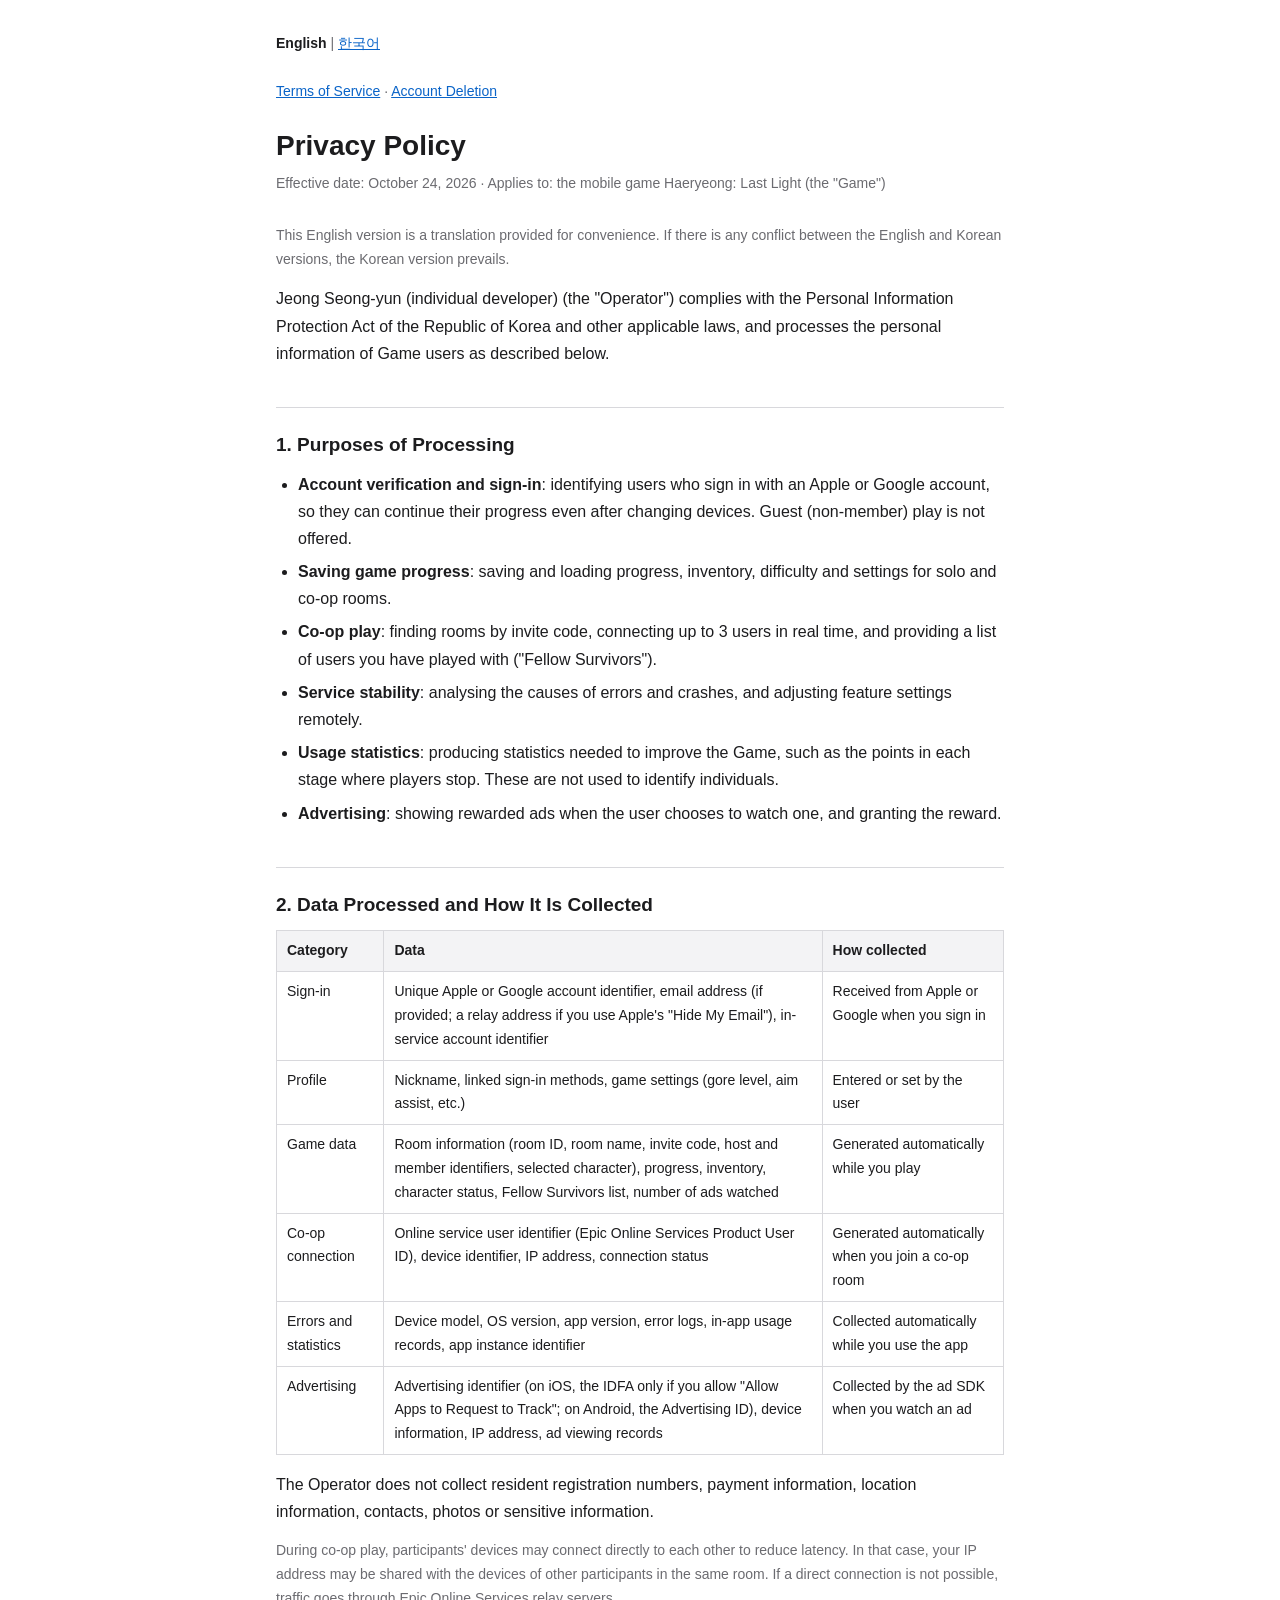
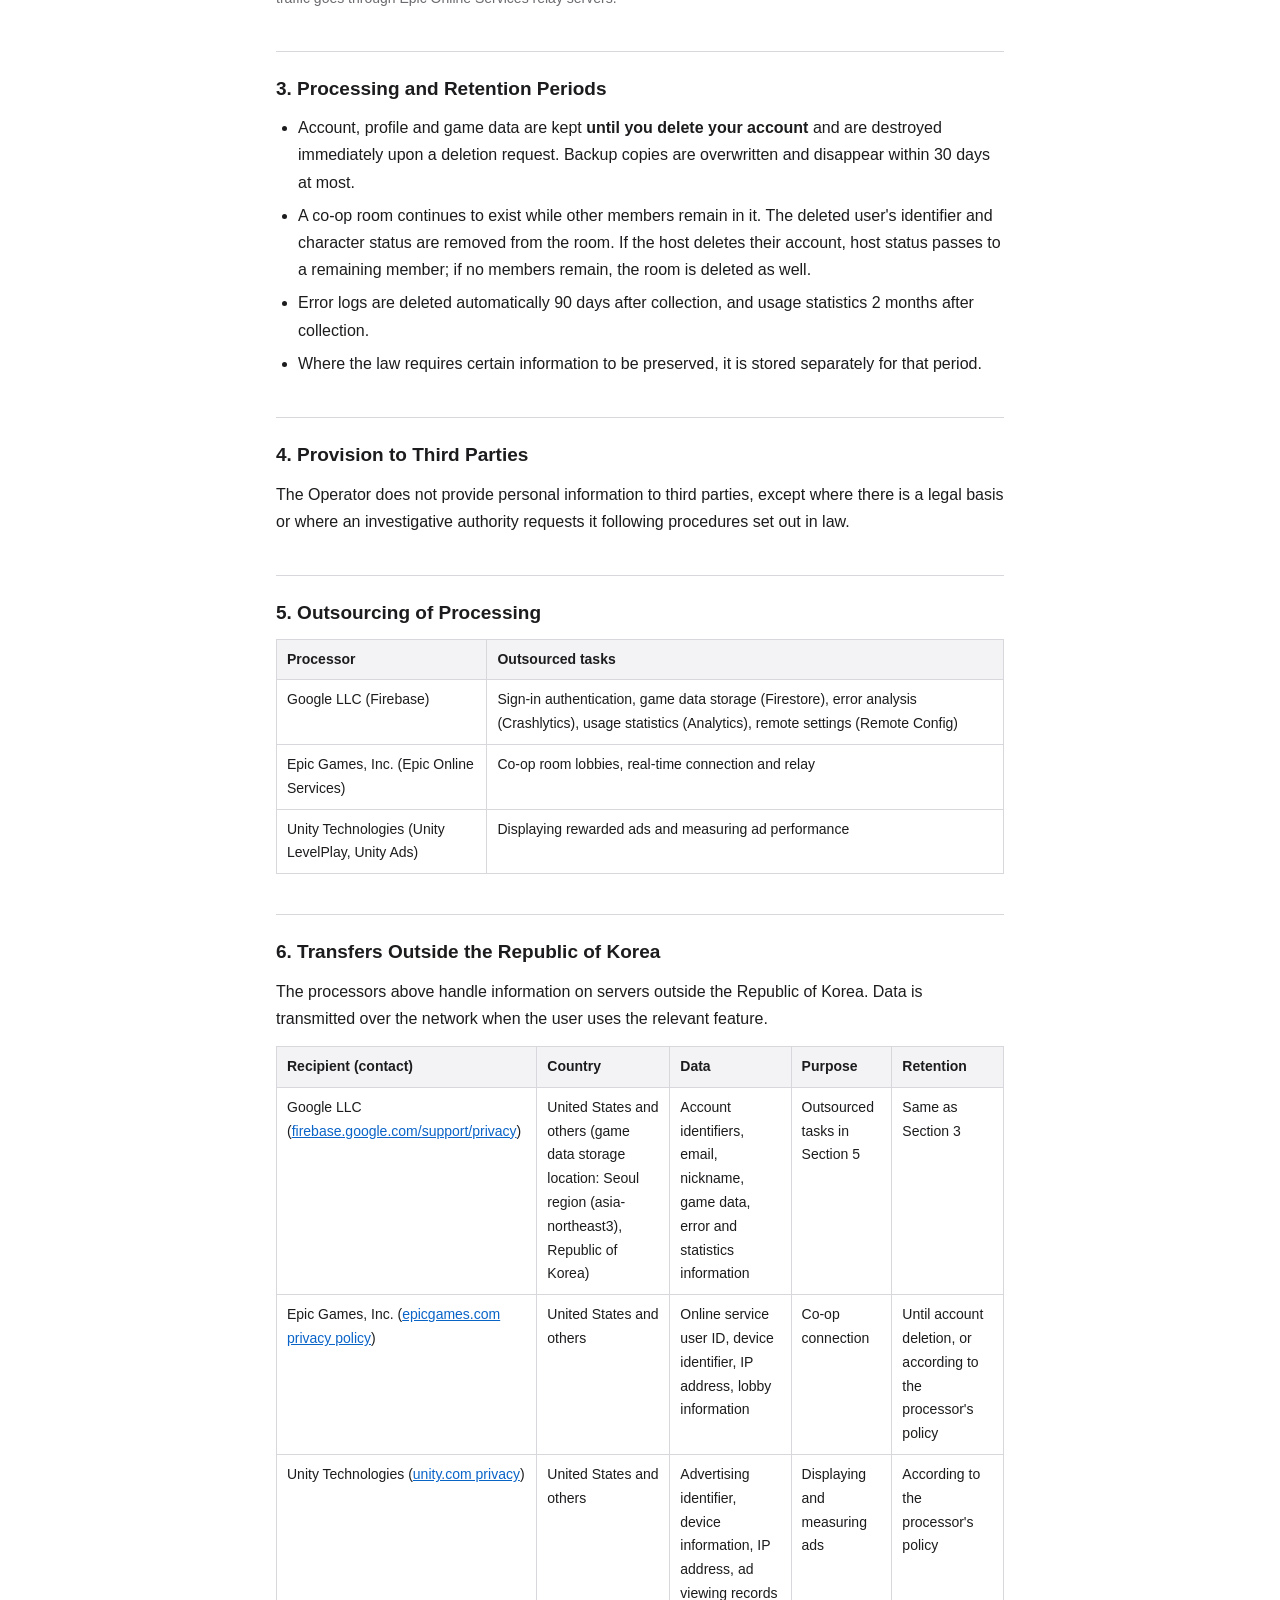
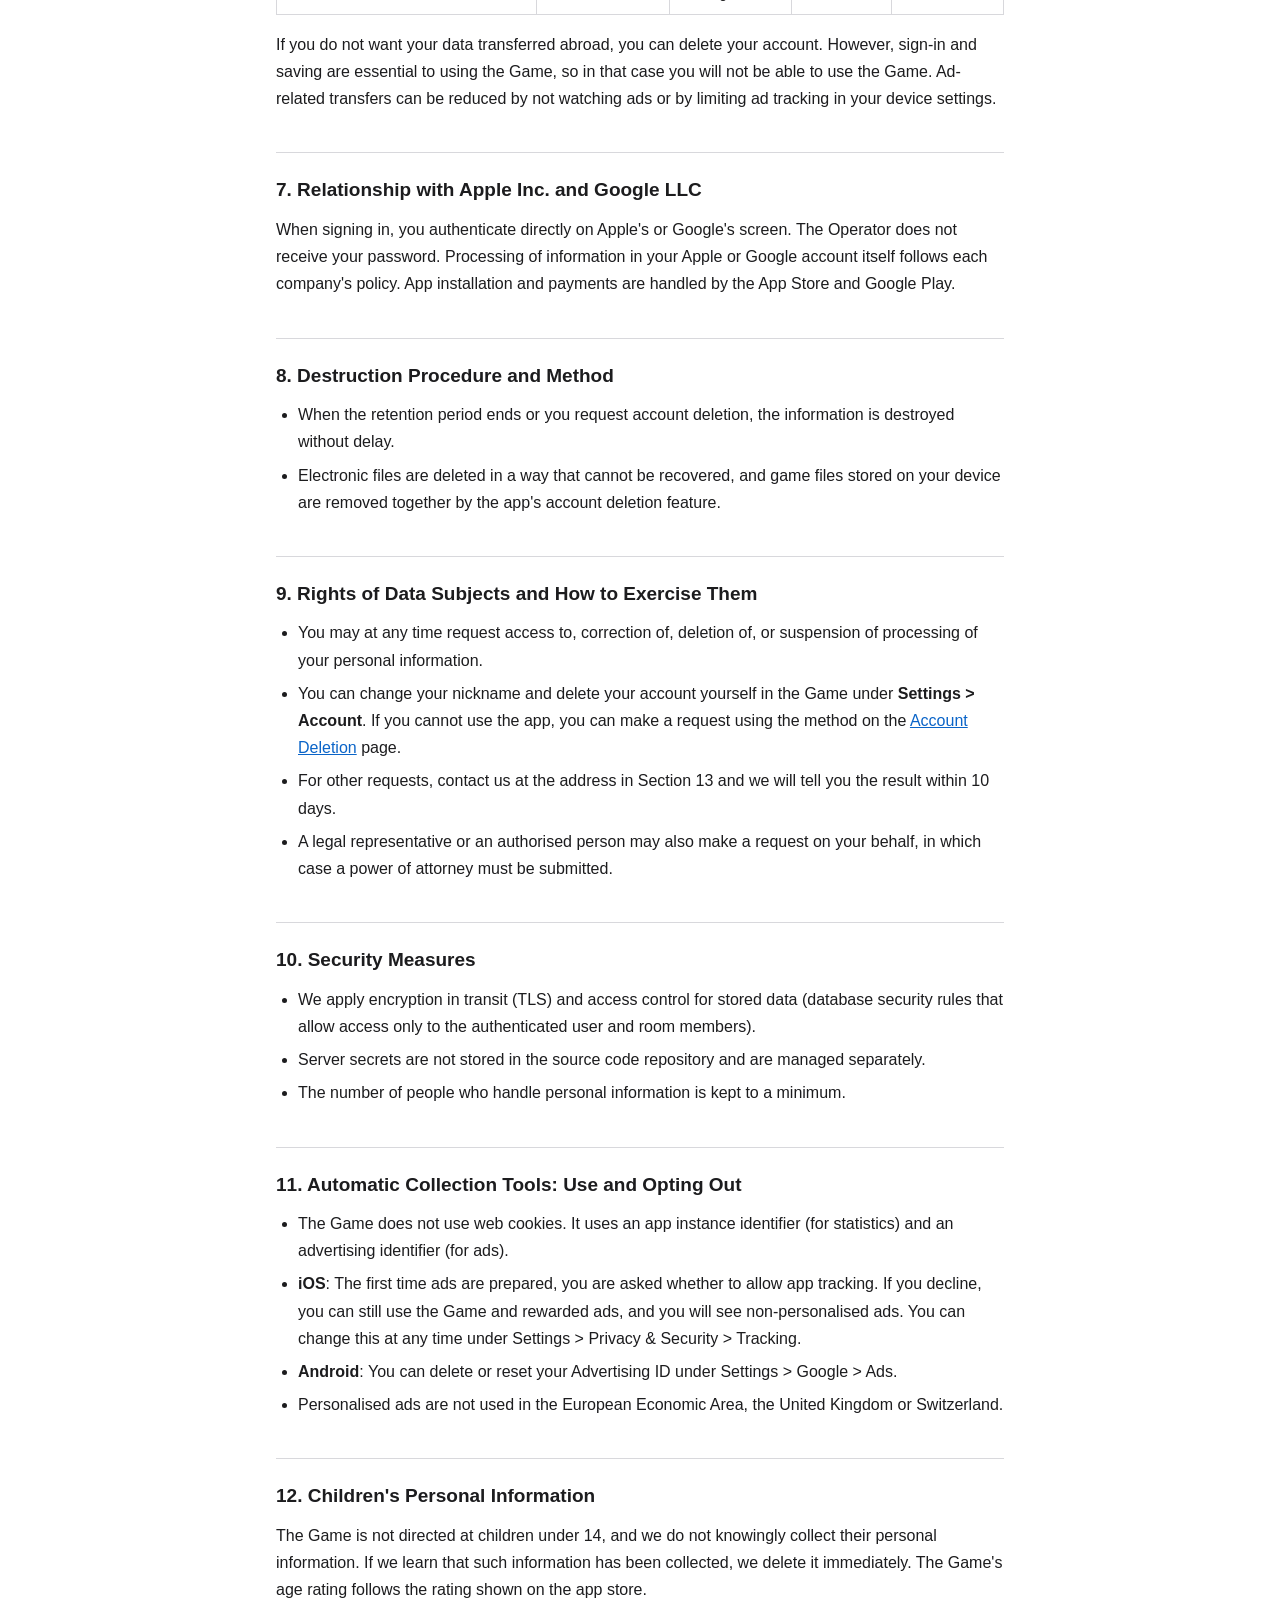
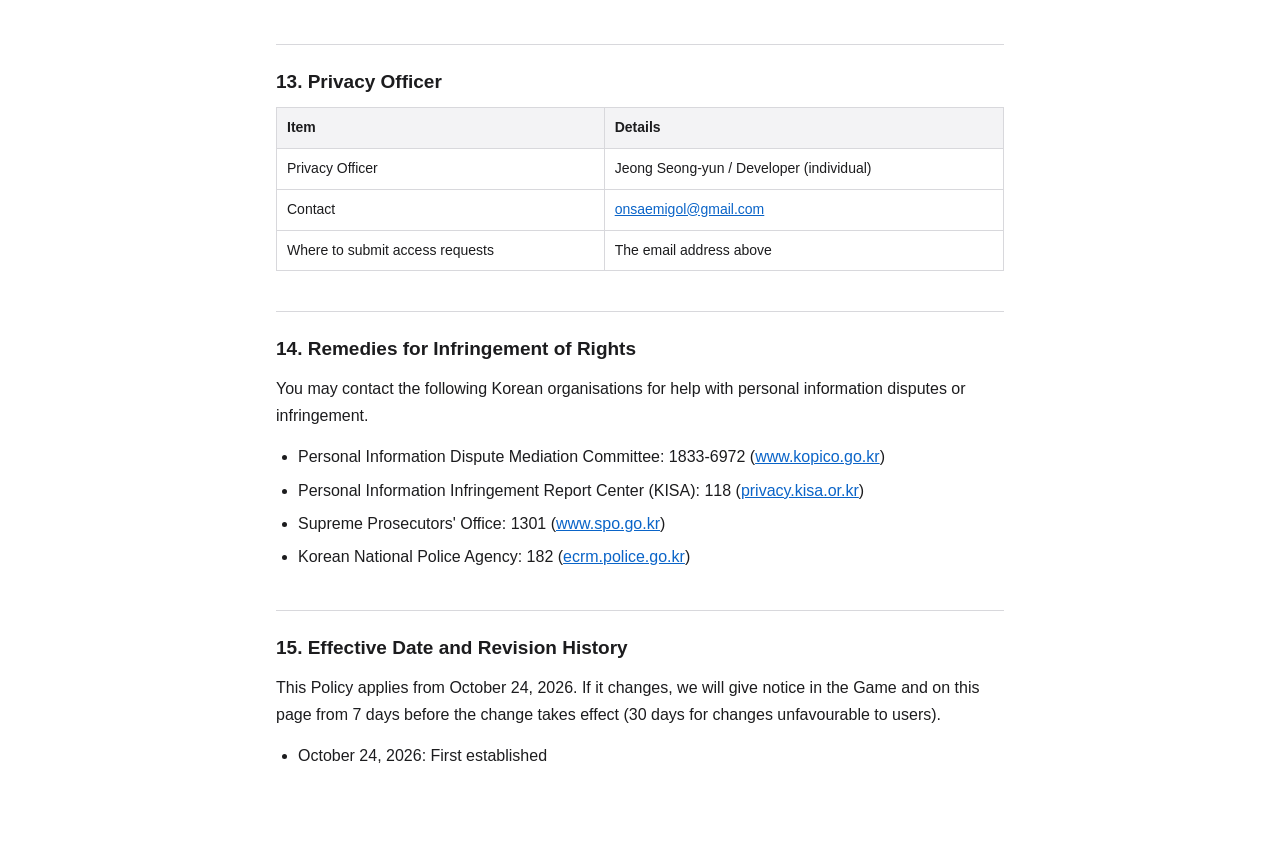
<file: privacy/en.html>
<!doctype html>
<html lang="en">
<head>
<meta charset="utf-8">
<meta name="viewport" content="width=device-width, initial-scale=1">
<title>Privacy Policy — Haeryeong: Last Light</title>
<link rel="stylesheet" href="../style.css">
</head>
<body>
<main>
<p class="lang"><strong>English</strong> | <a href="./" lang="ko">한국어</a></p>
<p class="nav"><a href="../terms/en.html">Terms of Service</a> · <a href="../delete/en.html">Account Deletion</a></p>
<h1>Privacy Policy</h1>
<p class="meta">Effective date: October 24, 2026 · Applies to: the mobile game Haeryeong: Last Light (the "Game")</p>

<p class="note">This English version is a translation provided for convenience. If there is any conflict between the English and Korean versions, the Korean version prevails.</p>

<p>Jeong Seong-yun (individual developer) (the "Operator") complies with the Personal Information Protection Act of the Republic of Korea and other applicable laws, and processes the personal information of Game users as described below.</p>

<h2>1. Purposes of Processing</h2>
<ul>
  <li><strong>Account verification and sign-in</strong>: identifying users who sign in with an Apple or Google account, so they can continue their progress even after changing devices. Guest (non-member) play is not offered.</li>
  <li><strong>Saving game progress</strong>: saving and loading progress, inventory, difficulty and settings for solo and co-op rooms.</li>
  <li><strong>Co-op play</strong>: finding rooms by invite code, connecting up to 3 users in real time, and providing a list of users you have played with ("Fellow Survivors").</li>
  <li><strong>Service stability</strong>: analysing the causes of errors and crashes, and adjusting feature settings remotely.</li>
  <li><strong>Usage statistics</strong>: producing statistics needed to improve the Game, such as the points in each stage where players stop. These are not used to identify individuals.</li>
  <li><strong>Advertising</strong>: showing rewarded ads when the user chooses to watch one, and granting the reward.</li>
</ul>

<h2>2. Data Processed and How It Is Collected</h2>
<div class="table-wrap"><table>
<tr><th>Category</th><th>Data</th><th>How collected</th></tr>
<tr><td>Sign-in</td><td>Unique Apple or Google account identifier, email address (if provided; a relay address if you use Apple's "Hide My Email"), in-service account identifier</td><td>Received from Apple or Google when you sign in</td></tr>
<tr><td>Profile</td><td>Nickname, linked sign-in methods, game settings (gore level, aim assist, etc.)</td><td>Entered or set by the user</td></tr>
<tr><td>Game data</td><td>Room information (room ID, room name, invite code, host and member identifiers, selected character), progress, inventory, character status, Fellow Survivors list, number of ads watched</td><td>Generated automatically while you play</td></tr>
<tr><td>Co-op connection</td><td>Online service user identifier (Epic Online Services Product User ID), device identifier, IP address, connection status</td><td>Generated automatically when you join a co-op room</td></tr>
<tr><td>Errors and statistics</td><td>Device model, OS version, app version, error logs, in-app usage records, app instance identifier</td><td>Collected automatically while you use the app</td></tr>
<tr><td>Advertising</td><td>Advertising identifier (on iOS, the IDFA only if you allow "Allow Apps to Request to Track"; on Android, the Advertising ID), device information, IP address, ad viewing records</td><td>Collected by the ad SDK when you watch an ad</td></tr>
</table></div>
<p>The Operator does not collect resident registration numbers, payment information, location information, contacts, photos or sensitive information.</p>
<p class="note">During co-op play, participants' devices may connect directly to each other to reduce latency. In that case, your IP address may be shared with the devices of other participants in the same room. If a direct connection is not possible, traffic goes through Epic Online Services relay servers.</p>

<h2>3. Processing and Retention Periods</h2>
<ul>
  <li>Account, profile and game data are kept <strong>until you delete your account</strong> and are destroyed immediately upon a deletion request. Backup copies are overwritten and disappear within 30 days at most.</li>
  <li>A co-op room continues to exist while other members remain in it. The deleted user's identifier and character status are removed from the room. If the host deletes their account, host status passes to a remaining member; if no members remain, the room is deleted as well.</li>
  <li>Error logs are deleted automatically 90 days after collection, and usage statistics 2 months after collection.</li>
  <li>Where the law requires certain information to be preserved, it is stored separately for that period.</li>
</ul>

<h2>4. Provision to Third Parties</h2>
<p>The Operator does not provide personal information to third parties, except where there is a legal basis or where an investigative authority requests it following procedures set out in law.</p>

<h2>5. Outsourcing of Processing</h2>
<div class="table-wrap"><table>
<tr><th>Processor</th><th>Outsourced tasks</th></tr>
<tr><td>Google LLC (Firebase)</td><td>Sign-in authentication, game data storage (Firestore), error analysis (Crashlytics), usage statistics (Analytics), remote settings (Remote Config)</td></tr>
<tr><td>Epic Games, Inc. (Epic Online Services)</td><td>Co-op room lobbies, real-time connection and relay</td></tr>
<tr><td>Unity Technologies (Unity LevelPlay, Unity Ads)</td><td>Displaying rewarded ads and measuring ad performance</td></tr>
</table></div>

<h2>6. Transfers Outside the Republic of Korea</h2>
<p>The processors above handle information on servers outside the Republic of Korea. Data is transmitted over the network when the user uses the relevant feature.</p>
<div class="table-wrap"><table>
<tr><th>Recipient (contact)</th><th>Country</th><th>Data</th><th>Purpose</th><th>Retention</th></tr>
<tr><td>Google LLC (<a href="https://firebase.google.com/support/privacy">firebase.google.com/support/privacy</a>)</td><td>United States and others (game data storage location: Seoul region (asia-northeast3), Republic of Korea)</td><td>Account identifiers, email, nickname, game data, error and statistics information</td><td>Outsourced tasks in Section 5</td><td>Same as Section 3</td></tr>
<tr><td>Epic Games, Inc. (<a href="https://www.epicgames.com/site/privacypolicy">epicgames.com privacy policy</a>)</td><td>United States and others</td><td>Online service user ID, device identifier, IP address, lobby information</td><td>Co-op connection</td><td>Until account deletion, or according to the processor's policy</td></tr>
<tr><td>Unity Technologies (<a href="https://unity.com/legal/game-player-and-app-user-privacy-policy">unity.com privacy</a>)</td><td>United States and others</td><td>Advertising identifier, device information, IP address, ad viewing records</td><td>Displaying and measuring ads</td><td>According to the processor's policy</td></tr>
</table></div>
<p>If you do not want your data transferred abroad, you can delete your account. However, sign-in and saving are essential to using the Game, so in that case you will not be able to use the Game. Ad-related transfers can be reduced by not watching ads or by limiting ad tracking in your device settings.</p>

<h2>7. Relationship with Apple Inc. and Google LLC</h2>
<p>When signing in, you authenticate directly on Apple's or Google's screen. The Operator does not receive your password. Processing of information in your Apple or Google account itself follows each company's policy. App installation and payments are handled by the App Store and Google Play.</p>

<h2>8. Destruction Procedure and Method</h2>
<ul>
  <li>When the retention period ends or you request account deletion, the information is destroyed without delay.</li>
  <li>Electronic files are deleted in a way that cannot be recovered, and game files stored on your device are removed together by the app's account deletion feature.</li>
</ul>

<h2>9. Rights of Data Subjects and How to Exercise Them</h2>
<ul>
  <li>You may at any time request access to, correction of, deletion of, or suspension of processing of your personal information.</li>
  <li>You can change your nickname and delete your account yourself in the Game under <strong>Settings &gt; Account</strong>. If you cannot use the app, you can make a request using the method on the <a href="../delete/en.html">Account Deletion</a> page.</li>
  <li>For other requests, contact us at the address in Section 13 and we will tell you the result within 10 days.</li>
  <li>A legal representative or an authorised person may also make a request on your behalf, in which case a power of attorney must be submitted.</li>
</ul>

<h2>10. Security Measures</h2>
<ul>
  <li>We apply encryption in transit (TLS) and access control for stored data (database security rules that allow access only to the authenticated user and room members).</li>
  <li>Server secrets are not stored in the source code repository and are managed separately.</li>
  <li>The number of people who handle personal information is kept to a minimum.</li>
</ul>

<h2>11. Automatic Collection Tools: Use and Opting Out</h2>
<ul>
  <li>The Game does not use web cookies. It uses an app instance identifier (for statistics) and an advertising identifier (for ads).</li>
  <li><strong>iOS</strong>: The first time ads are prepared, you are asked whether to allow app tracking. If you decline, you can still use the Game and rewarded ads, and you will see non-personalised ads. You can change this at any time under Settings &gt; Privacy &amp; Security &gt; Tracking.</li>
  <li><strong>Android</strong>: You can delete or reset your Advertising ID under Settings &gt; Google &gt; Ads.</li>
  <li>Personalised ads are not used in the European Economic Area, the United Kingdom or Switzerland.</li>
</ul>

<h2>12. Children's Personal Information</h2>
<p>The Game is not directed at children under 14, and we do not knowingly collect their personal information. If we learn that such information has been collected, we delete it immediately. The Game's age rating follows the rating shown on the app store.</p>

<h2>13. Privacy Officer</h2>
<div class="table-wrap"><table>
<tr><th>Item</th><th>Details</th></tr>
<tr><td>Privacy Officer</td><td>Jeong Seong-yun / Developer (individual)</td></tr>
<tr><td>Contact</td><td><a href="mailto:onsaemigol@gmail.com">onsaemigol@gmail.com</a></td></tr>
<tr><td>Where to submit access requests</td><td>The email address above</td></tr>
</table></div>

<h2>14. Remedies for Infringement of Rights</h2>
<p>You may contact the following Korean organisations for help with personal information disputes or infringement.</p>
<ul>
  <li>Personal Information Dispute Mediation Committee: 1833-6972 (<a href="https://www.kopico.go.kr">www.kopico.go.kr</a>)</li>
  <li>Personal Information Infringement Report Center (KISA): 118 (<a href="https://privacy.kisa.or.kr">privacy.kisa.or.kr</a>)</li>
  <li>Supreme Prosecutors' Office: 1301 (<a href="https://www.spo.go.kr">www.spo.go.kr</a>)</li>
  <li>Korean National Police Agency: 182 (<a href="https://ecrm.police.go.kr">ecrm.police.go.kr</a>)</li>
</ul>

<h2>15. Effective Date and Revision History</h2>
<p>This Policy applies from October 24, 2026. If it changes, we will give notice in the Game and on this page from 7 days before the change takes effect (30 days for changes unfavourable to users).</p>
<ul>
  <li>October 24, 2026: First established</li>
</ul>
</main>
</body>
</html>
</file>
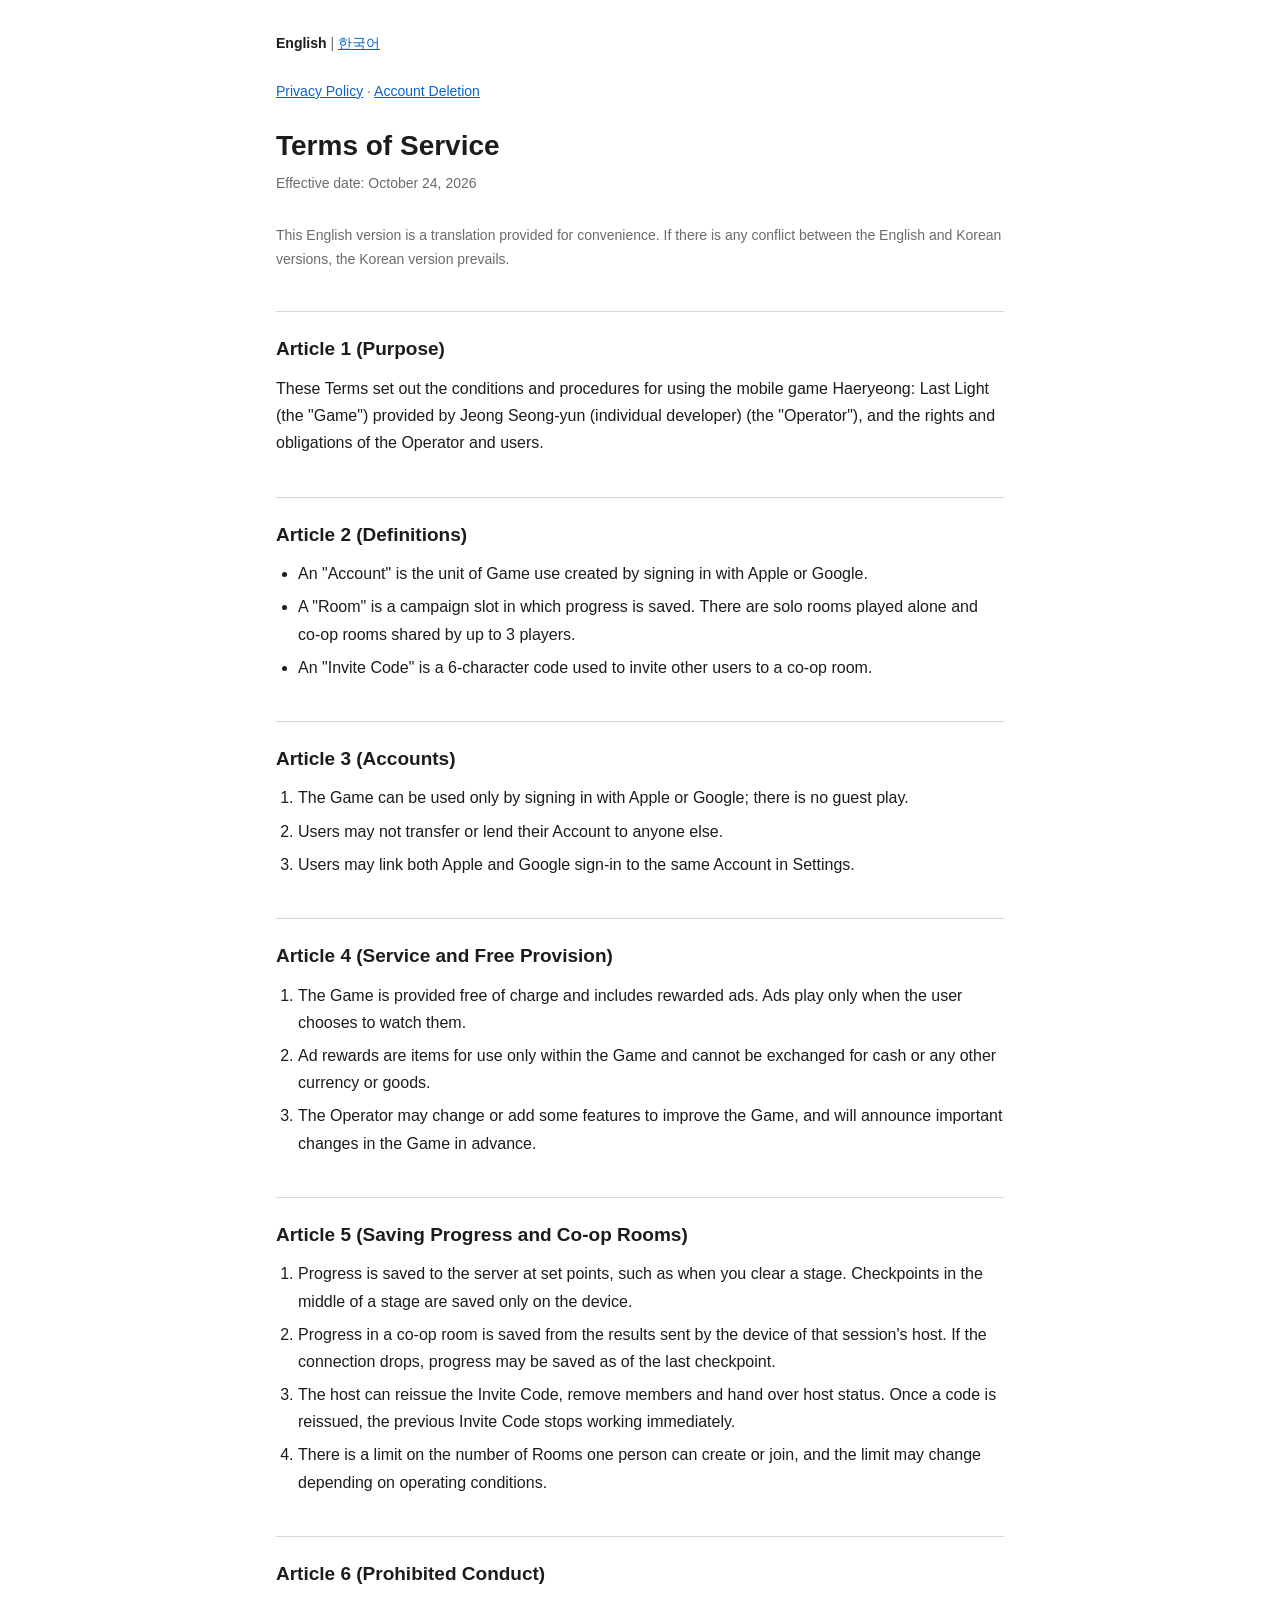
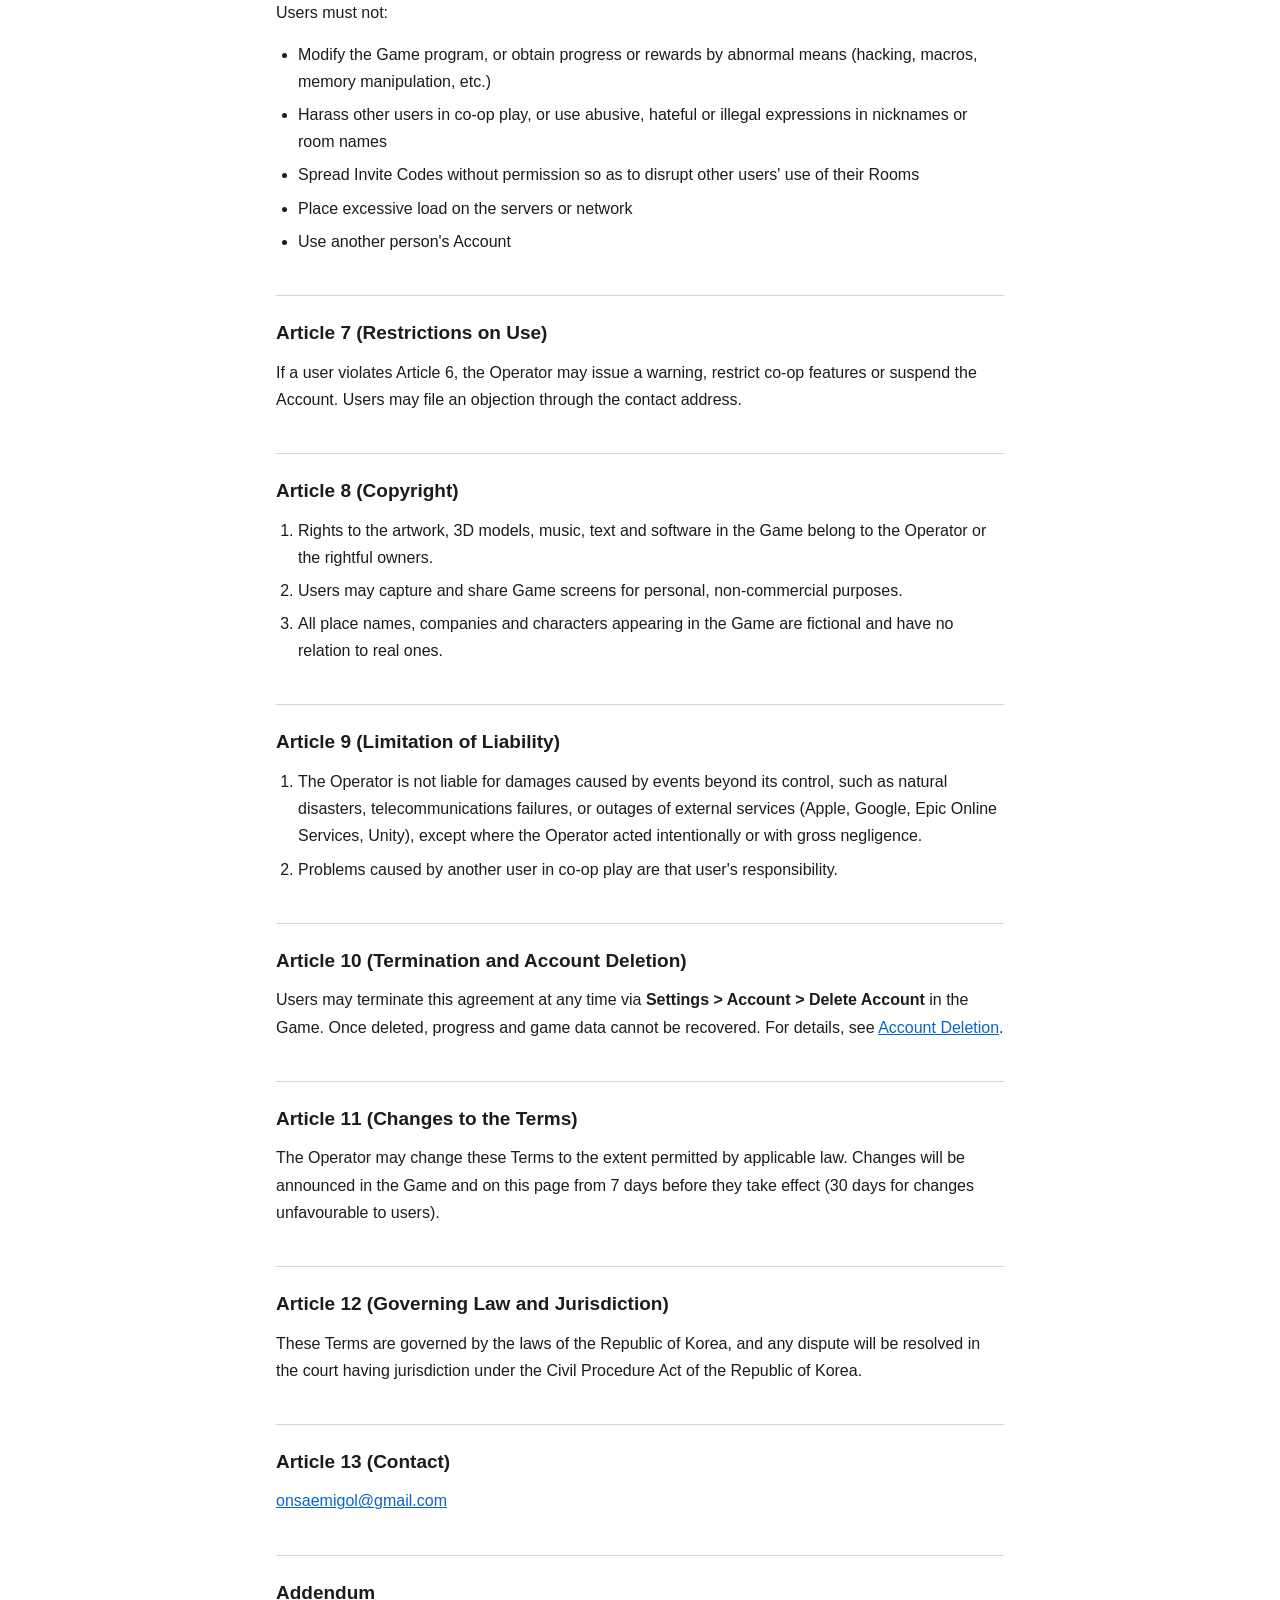
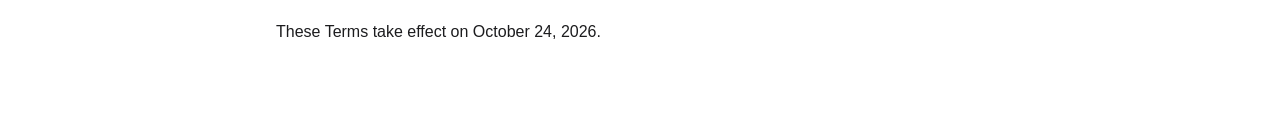
<file: terms/en.html>
<!doctype html>
<html lang="en">
<head>
<meta charset="utf-8">
<meta name="viewport" content="width=device-width, initial-scale=1">
<title>Terms of Service — Haeryeong: Last Light</title>
<link rel="stylesheet" href="../style.css">
</head>
<body>
<main>
<p class="lang"><strong>English</strong> | <a href="./" lang="ko">한국어</a></p>
<p class="nav"><a href="../privacy/en.html">Privacy Policy</a> · <a href="../delete/en.html">Account Deletion</a></p>
<h1>Terms of Service</h1>
<p class="meta">Effective date: October 24, 2026</p>

<p class="note">This English version is a translation provided for convenience. If there is any conflict between the English and Korean versions, the Korean version prevails.</p>

<h2>Article 1 (Purpose)</h2>
<p>These Terms set out the conditions and procedures for using the mobile game Haeryeong: Last Light (the "Game") provided by Jeong Seong-yun (individual developer) (the "Operator"), and the rights and obligations of the Operator and users.</p>

<h2>Article 2 (Definitions)</h2>
<ul>
  <li>An "Account" is the unit of Game use created by signing in with Apple or Google.</li>
  <li>A "Room" is a campaign slot in which progress is saved. There are solo rooms played alone and co-op rooms shared by up to 3 players.</li>
  <li>An "Invite Code" is a 6-character code used to invite other users to a co-op room.</li>
</ul>

<h2>Article 3 (Accounts)</h2>
<ol>
  <li>The Game can be used only by signing in with Apple or Google; there is no guest play.</li>
  <li>Users may not transfer or lend their Account to anyone else.</li>
  <li>Users may link both Apple and Google sign-in to the same Account in Settings.</li>
</ol>

<h2>Article 4 (Service and Free Provision)</h2>
<ol>
  <li>The Game is provided free of charge and includes rewarded ads. Ads play only when the user chooses to watch them.</li>
  <li>Ad rewards are items for use only within the Game and cannot be exchanged for cash or any other currency or goods.</li>
  <li>The Operator may change or add some features to improve the Game, and will announce important changes in the Game in advance.</li>
</ol>

<h2>Article 5 (Saving Progress and Co-op Rooms)</h2>
<ol>
  <li>Progress is saved to the server at set points, such as when you clear a stage. Checkpoints in the middle of a stage are saved only on the device.</li>
  <li>Progress in a co-op room is saved from the results sent by the device of that session's host. If the connection drops, progress may be saved as of the last checkpoint.</li>
  <li>The host can reissue the Invite Code, remove members and hand over host status. Once a code is reissued, the previous Invite Code stops working immediately.</li>
  <li>There is a limit on the number of Rooms one person can create or join, and the limit may change depending on operating conditions.</li>
</ol>

<h2>Article 6 (Prohibited Conduct)</h2>
<p>Users must not:</p>
<ul>
  <li>Modify the Game program, or obtain progress or rewards by abnormal means (hacking, macros, memory manipulation, etc.)</li>
  <li>Harass other users in co-op play, or use abusive, hateful or illegal expressions in nicknames or room names</li>
  <li>Spread Invite Codes without permission so as to disrupt other users' use of their Rooms</li>
  <li>Place excessive load on the servers or network</li>
  <li>Use another person's Account</li>
</ul>

<h2>Article 7 (Restrictions on Use)</h2>
<p>If a user violates Article 6, the Operator may issue a warning, restrict co-op features or suspend the Account. Users may file an objection through the contact address.</p>

<h2>Article 8 (Copyright)</h2>
<ol>
  <li>Rights to the artwork, 3D models, music, text and software in the Game belong to the Operator or the rightful owners.</li>
  <li>Users may capture and share Game screens for personal, non-commercial purposes.</li>
  <li>All place names, companies and characters appearing in the Game are fictional and have no relation to real ones.</li>
</ol>

<h2>Article 9 (Limitation of Liability)</h2>
<ol>
  <li>The Operator is not liable for damages caused by events beyond its control, such as natural disasters, telecommunications failures, or outages of external services (Apple, Google, Epic Online Services, Unity), except where the Operator acted intentionally or with gross negligence.</li>
  <li>Problems caused by another user in co-op play are that user's responsibility.</li>
</ol>

<h2>Article 10 (Termination and Account Deletion)</h2>
<p>Users may terminate this agreement at any time via <strong>Settings &gt; Account &gt; Delete Account</strong> in the Game. Once deleted, progress and game data cannot be recovered. For details, see <a href="../delete/en.html">Account Deletion</a>.</p>

<h2>Article 11 (Changes to the Terms)</h2>
<p>The Operator may change these Terms to the extent permitted by applicable law. Changes will be announced in the Game and on this page from 7 days before they take effect (30 days for changes unfavourable to users).</p>

<h2>Article 12 (Governing Law and Jurisdiction)</h2>
<p>These Terms are governed by the laws of the Republic of Korea, and any dispute will be resolved in the court having jurisdiction under the Civil Procedure Act of the Republic of Korea.</p>

<h2>Article 13 (Contact)</h2>
<p><a href="mailto:onsaemigol@gmail.com">onsaemigol@gmail.com</a></p>

<h2>Addendum</h2>
<p>These Terms take effect on October 24, 2026.</p>
</main>
</body>
</html>
</file>
<file: style.css>
:root { --bg:#ffffff; --ink:#1c1c1e; --sub:#6b6b70; --link:#0a64c8; --line:#d8d8dc; --th:#f3f3f5; --mark:#fff4c2; }
@media (prefers-color-scheme: dark) {
  :root { --bg:#0b0b0c; --ink:#f2f2f4; --sub:#a0a0a6; --link:#4ea3ff; --line:#3a3a3e; --th:#1a1a1c; --mark:#4a3f12; }
}
* { box-sizing: border-box; }
html { -webkit-text-size-adjust: 100%; }
body { margin: 0; background: var(--bg); color: var(--ink);
       font: 16px/1.7 -apple-system, BlinkMacSystemFont, "Apple SD Gothic Neo", "Noto Sans KR", "Segoe UI", Roboto, sans-serif; }
main { max-width: 760px; margin: 0 auto; padding: 32px 16px 72px; }
a { color: var(--link); }
h1 { font-size: 28px; line-height: 1.3; margin: 0 0 8px; }
h2 { font-size: 19px; line-height: 1.4; margin: 40px 0 12px; padding-top: 24px; border-top: 1px solid var(--line); }
h3 { font-size: 16px; margin: 20px 0 8px; }
.meta { margin: 0 0 28px; font-size: 14px; color: var(--sub); }
.nav { font-size: 14px; color: var(--sub); margin-bottom: 24px; }
p { margin: 0 0 14px; }
ul, ol { margin: 0 0 14px; padding-left: 22px; }
li { margin: 6px 0; }
.table-wrap { overflow-x: auto; margin: 12px 0 16px; }
table { border-collapse: collapse; width: 100%; font-size: 14px; }
th, td { border: 1px solid var(--line); padding: 8px 10px; text-align: left; vertical-align: top; }
th { background: var(--th); font-weight: 600; }
.todo { background: var(--mark); padding: 0 4px; border-radius: 3px; }
.note { font-size: 14px; color: var(--sub); }
.lang { margin: 0 0 24px; font-size: 14px; color: var(--sub); }
.lang strong { color: var(--ink); font-weight: 600; }
.links { list-style: none; padding: 0; margin: 0 0 24px; }
.links li { margin: 0; padding: 12px 0; border-bottom: 1px solid var(--line); font-size: 17px; }
.links li:first-child { border-top: 1px solid var(--line); }
.section-label { font-size: 13px; color: var(--sub); margin: 32px 0 8px; letter-spacing: 0.04em; }
</file>
